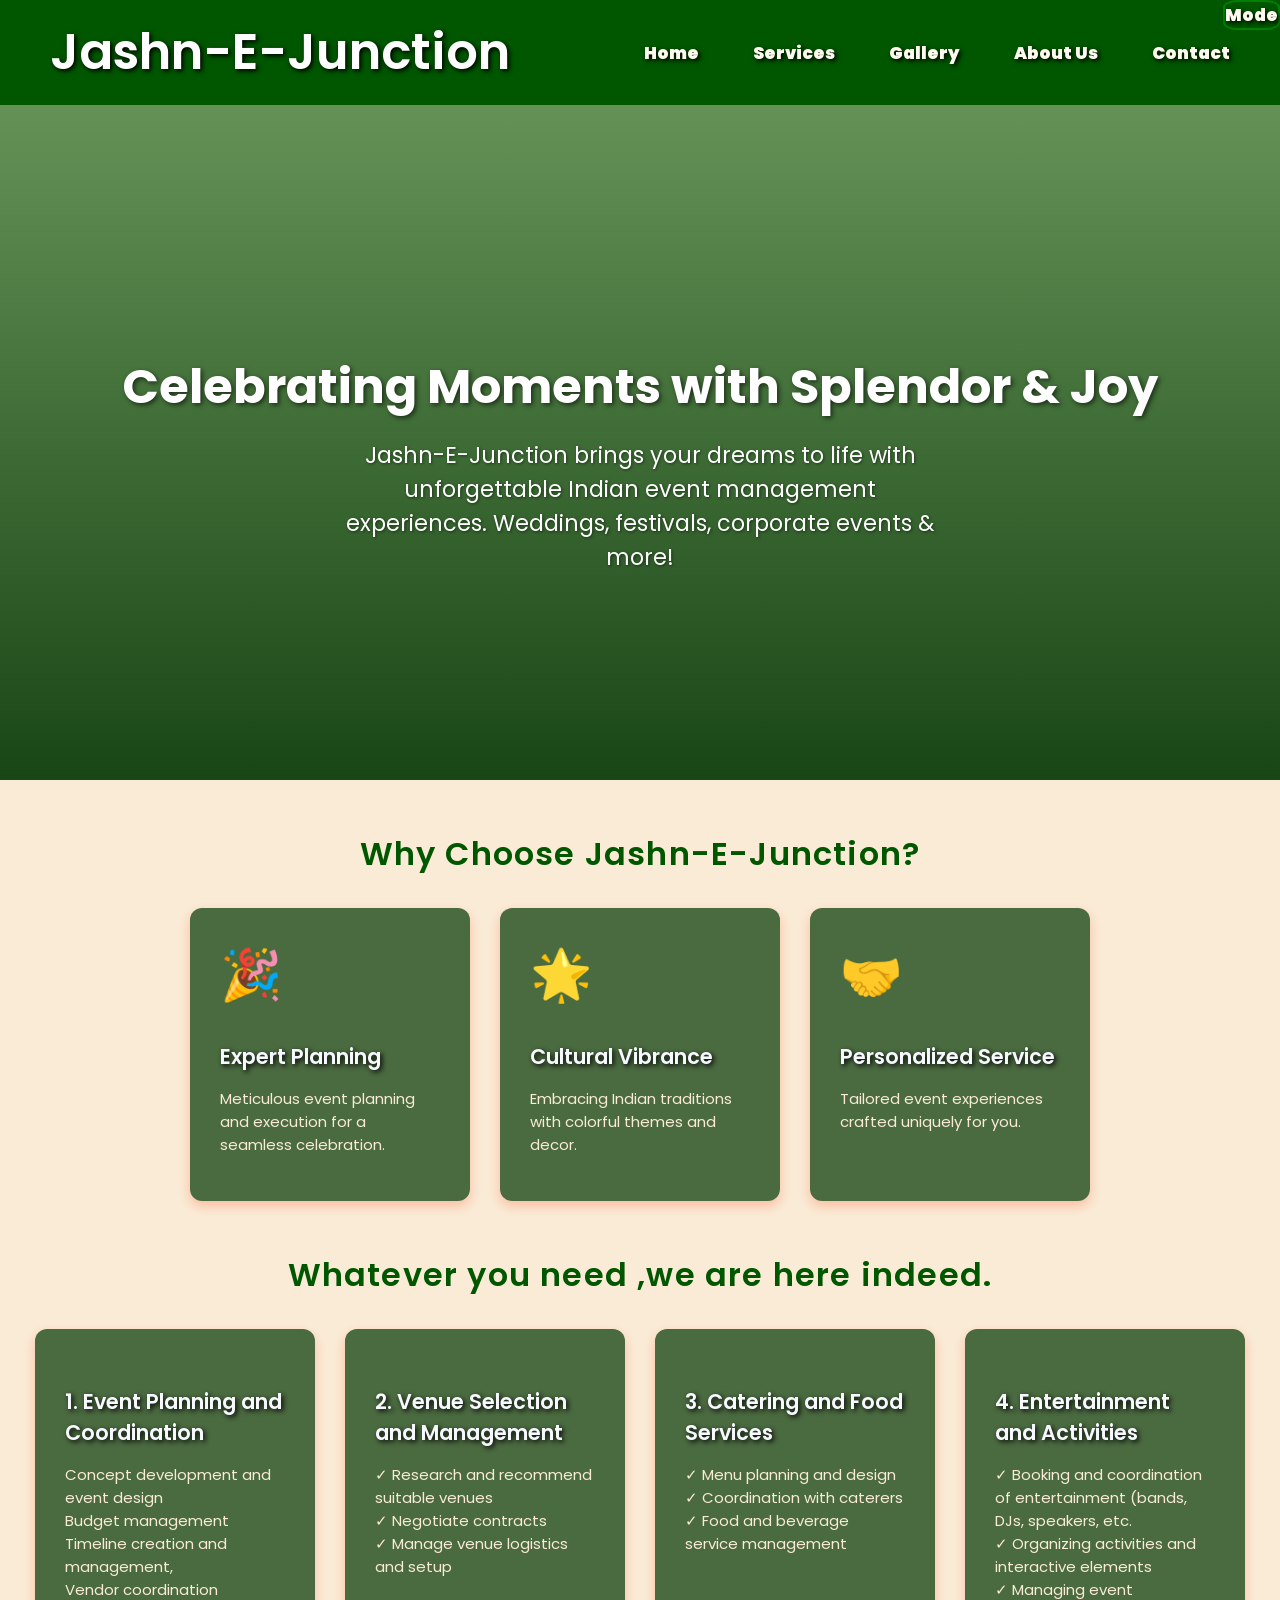
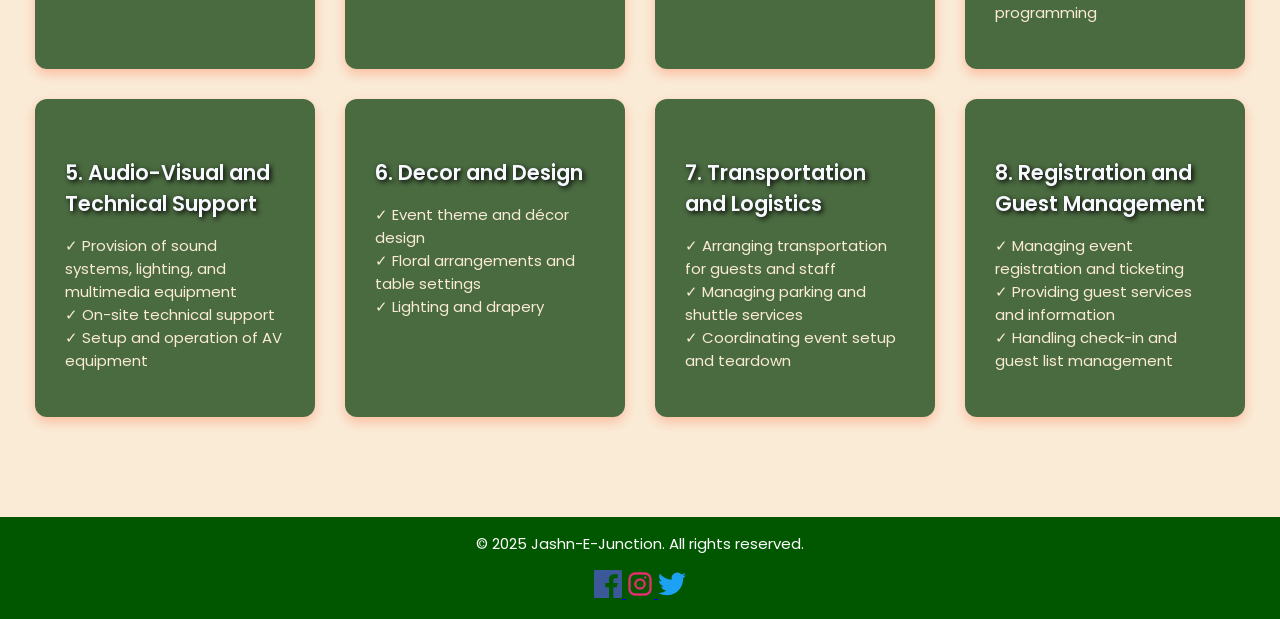
<file: index.html>
<!DOCTYPE html>
<html lang="en">
<head>
<meta charset="UTF-8" />
<meta name="viewport" content="width=device-width, initial-scale=1" />
<title>Jashn-E-Junction | Indian Event Management</title>
<link rel="stylesheet" href="home_style.css" id="styl">
</head>
<body>
<header>
  <h1>Jashn-E-Junction</h1>
  <nav>
    <a href="home.html">Home</a>
    <a href="services.html">Services</a>
    <a href="gallery.html">Gallery</a>
    <a href="about.html">About Us</a>
    <a href="contact.html">Contact</a>
    <a class="sb" onclick="ChangeMode()">Mode</a>
  </nav>
</header>

<section class="hero" role="banner" aria-label="Welcome to Jahsn-e-Junction">
  <div>
    <h2>Celebrating Moments with Splendor & Joy</h2>
    <p>Jashn-E-Junction brings your dreams to life with unforgettable Indian event management experiences. Weddings, festivals, corporate events & more!</p>
  </div>
</section>

<section class="content-section" aria-label="Why Choose Jahsn-e-Junction">
  <h3>Why Choose Jashn-E-Junction?</h3>
  <div class="features" role="list">
    <article class="feature-card" role="listitem" tabindex="0">
      <div class="feature-icon" aria-hidden="true">🎉</div>
      <h4 class="feature-title">Expert Planning</h4>
      <p class="feature-desc">Meticulous event planning and execution for a seamless celebration.</p>
    </article>
    <article class="feature-card" role="listitem" tabindex="0">
      <div class="feature-icon" aria-hidden="true">🌟</div>
      <h4 class="feature-title">Cultural Vibrance</h4>
      <p class="feature-desc">Embracing Indian traditions with colorful themes and decor.</p>
    </article>
    <article class="feature-card" role="listitem" tabindex="0">
      <div class="feature-icon" aria-hidden="true">🤝</div>
      <h4 class="feature-title">Personalized Service</h4>
      <p class="feature-desc">Tailored event experiences crafted uniquely for you.</p>
    </article>
  </div>
</section>
<h3>Whatever you need ,we are here indeed.</h3>
  
  <div class="features" role="list">
    
    <article class="feature-card" role="listitem" tabindex="0" >
      
      <h4 class="feature-title">1. Event Planning and Coordination</h4>
      <p class="feature-desc"> Concept development and event design<br>
Budget management<br>
 Timeline creation and management,<br>
 Vendor coordination</p>
    </article>
    
    <article class="feature-card" role="listitem" tabindex="0">
       <h4 class="feature-title">2. Venue Selection and Management</h4>
      <p class="feature-desc">✓ Research and recommend suitable venues<br>
✓ Negotiate contracts<br>
✓ Manage venue logistics and setup</p>
    </article>
    
    <article class="feature-card" role="listitem" tabindex="0">
       <h4 class="feature-title">3. Catering and Food Services</h4>
      <p class="feature-desc">✓ Menu planning and design<br>
✓ Coordination with caterers<br>
✓ Food and beverage service management</p>
       </article>
    
    <article class="feature-card" role="listitem" tabindex="0">
      <h4 class="feature-title">4. Entertainment and Activities</h4>
      <p class="feature-desc">✓ Booking and coordination of entertainment (bands, DJs, speakers, etc.<br>
✓ Organizing activities and interactive elements<br>
✓ Managing event programming</p>
    </article>
    
    <article class="feature-card" role="listitem" tabindex="0">
      <h4 class="feature-title">5. Audio-Visual and Technical Support</h4>
      <p class="feature-desc">✓ Provision of sound systems, lighting, and multimedia equipment<br>
✓ On-site technical support<br>
✓ Setup and operation of AV equipment</p>
    </article>
    
    <article class="feature-card" role="listitem" tabindex="0">
      <h4 class="feature-title">6. Decor and Design</h4>
      <p class="feature-desc">✓ Event theme and décor design<br>
✓ Floral arrangements and table settings<br>
✓ Lighting and drapery</p>
    </article>
   
    <article class="feature-card" role="listitem" tabindex="0"> 
      <h4 class="feature-title">7. Transportation and Logistics</h4>
      <p class="feature-desc">✓ Arranging transportation for guests and staff<br>
✓ Managing parking and shuttle services<br>
✓ Coordinating event setup and teardown</p>
    </article>
    
    <article class="feature-card" role="listitem" tabindex="0">
     <h4 class="feature-title">8. Registration and Guest Management</h4>
      <p class="feature-desc">✓ Managing event registration and ticketing<br>
✓ Providing guest services and information<br>
✓ Handling check-in and guest list management
</p>
    </article>
  </div>
</section>

<footer>
 <div>&copy; 2025 Jashn-E-Junction. All rights reserved.</div><p></p>
  <div class="socials">
    <a href="#" aria-label="Facebook" title="Facebook">
      <svg width="28" height="28" viewBox="0 0 24 24" fill="#3b5998" xmlns="http://www.w3.org/2000/svg">
        <path d="M22.675 0h-21.35C.597 0 0 .597 0 1.333v21.334C0 23.403.597 24 1.325 24H12.82v-9.294H9.692v-3.622h3.128V8.413c0-3.1 1.894-4.788 4.659-4.788 1.325 0 2.466.099 2.797.143v3.24l-1.918.001c-1.504 0-1.796.715-1.796 1.763v2.31h3.59l-.467 3.622h-3.123V24h6.116c.73 0 1.324-.597 1.324-1.333V1.333C24 .597 23.403 0 22.675 0z"/>
      </svg>
    </a>
    <a href="#" aria-label="Instagram" title="Instagram">
      <svg width="28" height="28" viewBox="0 0 24 24" fill="#E1306C" xmlns="http://www.w3.org/2000/svg">
        <path d="M7.75 2h8.5A5.75 5.75 0 0122 7.75v8.5A5.75 5.75 0 0116.25 22h-8.5A5.75 5.75 0 012 16.25v-8.5A5.75 5.75 0 017.75 2zm0 2A3.75 3.75 0 004 7.75v8.5A3.75 3.75 0 007.75 20h8.5a3.75 3.75 0 003.75-3.75v-8.5A3.75 3.75 0 0016.25 4h-8.5zm8.75 1.25a1 1 0 110 2 1 1 0 010-2zM12 7a5 5 0 110 10 5 5 0 010-10zm0 2a3 3 0 100 6 3 3 0 000-6z"/>
      </svg>
    </a>
    <a href="#" aria-label="Twitter" title="Twitter">
      <svg width="28" height="28" viewBox="0 0 24 24" fill="#1DA1F2" xmlns="http://www.w3.org/2000/svg">
        <path d="M23.954 4.569a10 10 0 01-2.825.775 4.932 4.932 0 002.163-2.724 9.86 9.86 0 01-3.127 1.196 4.916 4.916 0 00-8.373 4.482A13.94 13.94 0 011.671 3.149a4.916 4.916 0 001.523 6.573 4.9 4.9 0 01-2.228-.616c-.054 2.28 1.581 4.415 3.949 4.89a4.935 4.935 0 01-2.224.084 4.918 4.918 0 004.588 3.417A9.867 9.867 0 010 19.54a13.94 13.94 0 007.548 2.209c9.056 0 14.009-7.496 14.009-13.986 0-.21-.005-.423-.015-.633A9.936 9.936 0 0024 4.59z"/>
      </svg>
    </a>
  </div>
</footer>
 <script>
    var m=1;
    function ChangeMode()
    {
      if(m==1)
        {
          document.getElementById('styl').href="home_style.css";
          m=0;
        }
        else
        {
          document.getElementById('styl').href="home_1_style.css";
          m=1; 
        }
    }
  </script>  
</body>
</html>
</file>
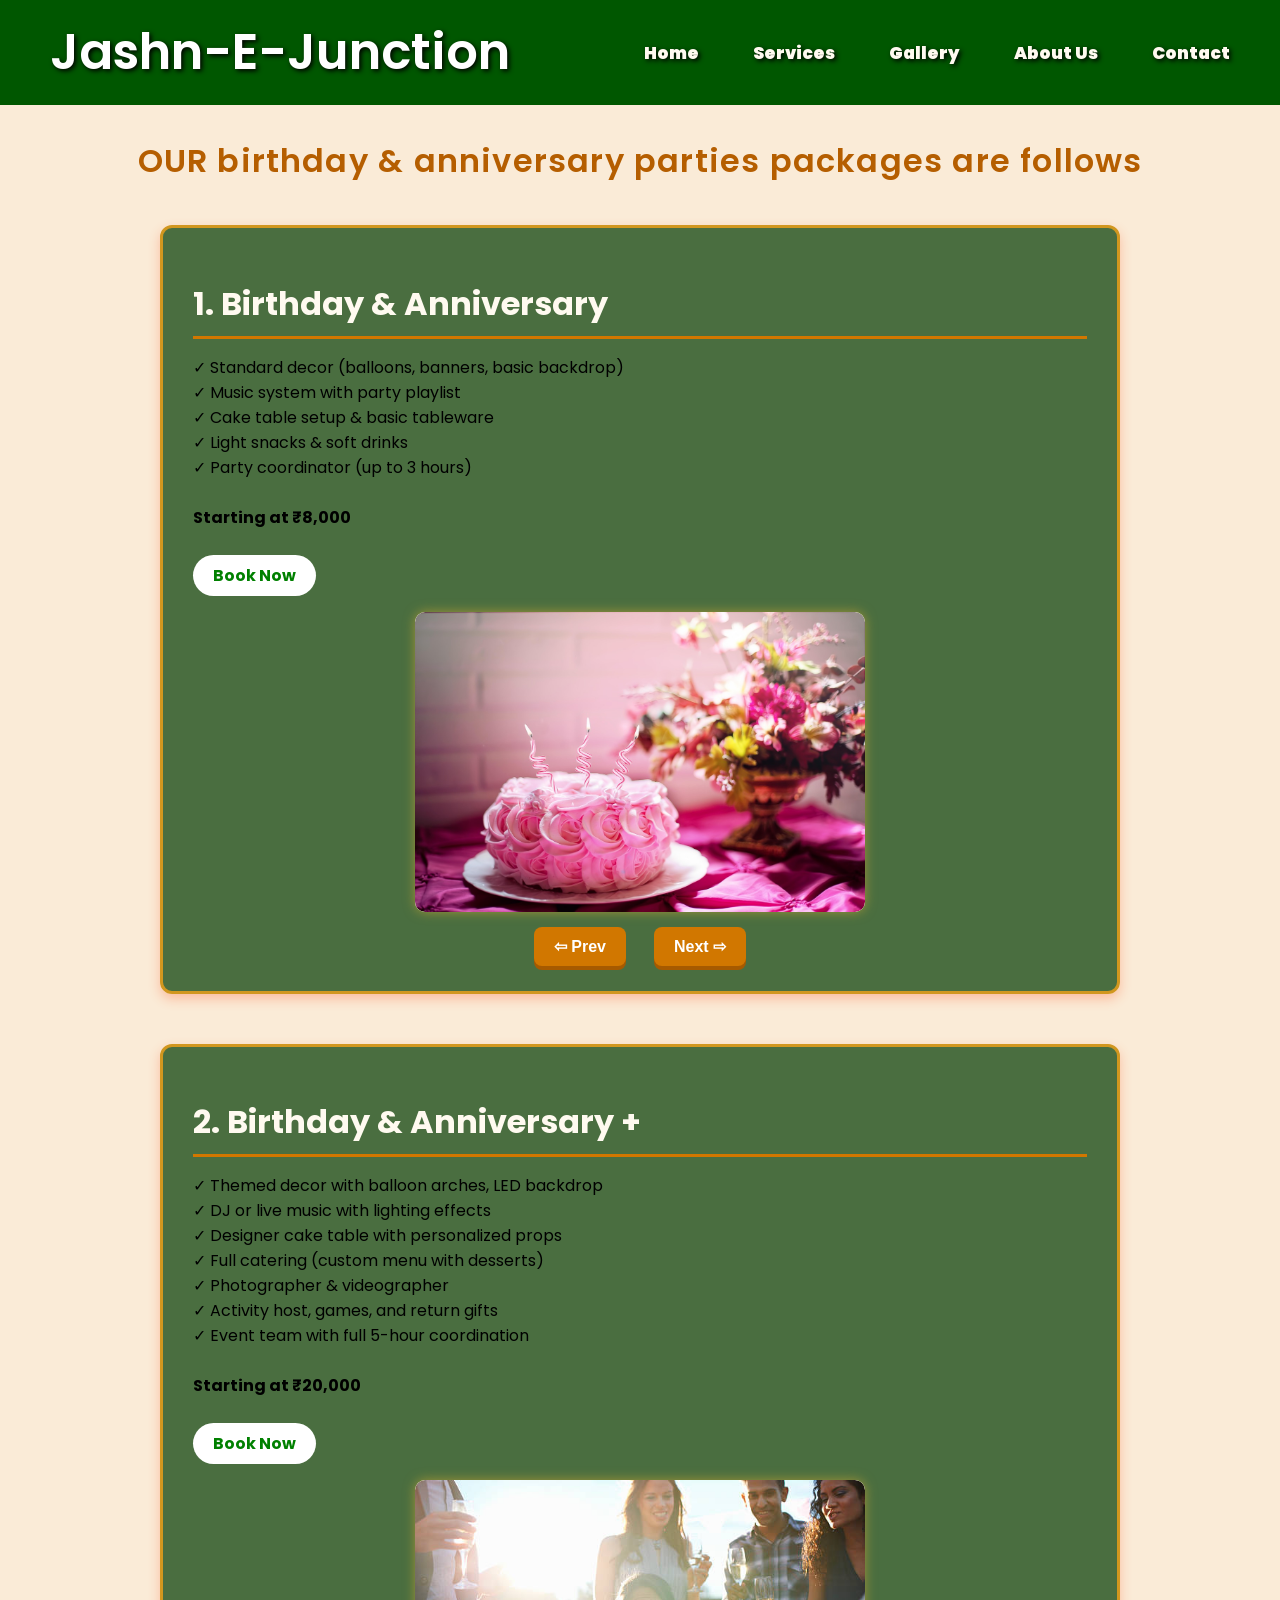
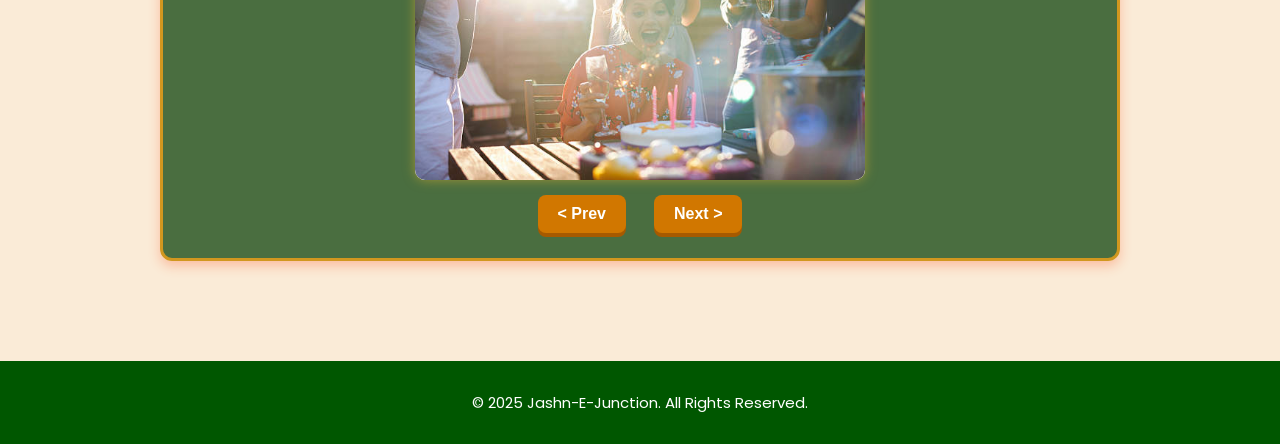
<file: birthday.html>
<!DOCTYPE html>
<html lang="en">
<head>
  <meta charset="UTF-8" />
  <meta name="viewport" content="width=device-width, initial-scale=1" />
  <title>Jashn-E-Junction | Indian Event Management</title>
  <script src="myjs.js"></script>
  <link rel="stylesheet" type="text/css" href="pakages.css">
</head>
<body>
<header>
  <h1>Jashn-E-Junction</h1>
  <nav>
    <a href="index.html">Home</a>
    <a href="services.html">Services</a>
    <a href="gallery.html">Gallery</a>
    <a href="about.html">About Us</a>
    <a href="contact.html">Contact</a>
  </nav>
</header>


<section id="detail">
  <h3 style="text-align:center; font-size: 2rem; color: #b55e00;">OUR birthday & anniversary parties packages are follows</h3>
  <div class="carousel-section">
    <div class="package">
      <h2>1. Birthday & Anniversary</h2>
      <p class="feature-desc">
      ✓ Standard decor (balloons, banners, basic backdrop)<br>
      ✓ Music system with party playlist<br>
      ✓ Cake table setup & basic tableware<br>
      ✓ Light snacks & soft drinks<br>
      ✓ Party coordinator (up to 3 hours)<br><br>
      <b>Starting at ₹8,000</b><br><br>
      <a onclick="javascript:pay(8000)">Book Now</a>    
    </p>
      <div class="carousel" id="carousel-haldi">
        <img src="Birthday\img (1).jpg"class="active" />
         <img src="Birthday\img (2).jpg"/>
         <img src="Birthday\img (3).jpg"/>
         <img src="Birthday\img (4).jpg"/>
         <img src="Birthday\img (5).jpg"/>
         <img src="Birthday\img (6).jpg"/>
         <img src="Birthday\img (7).jpg"/>
         <img src="Birthday\img (8).jpg"/>
         <img src="Birthday\img (9).jpg"/>
         <img src="Birthday\img (10).jpg"/>        
      </div>
      <div class="btn-group">                                 
        <button onclick="changeImage('haldi', -1)">&#8678; Prev</button>
        <button onclick="changeImage('haldi', 1)">Next &#8680;</button>  
      </div>
    </div>
    <div class="package">
      <h2>2. Birthday & Anniversary +</h2>
      <p class="feature-desc">
      ✓ Themed decor with balloon arches, LED backdrop<br>
      ✓ DJ or live music with lighting effects<br>
      ✓ Designer cake table with personalized props<br>
      ✓ Full catering (custom menu with desserts)<br>
      ✓ Photographer & videographer<br>
      ✓ Activity host, games, and return gifts<br>
      ✓ Event team with full 5-hour coordination<br><br>
      <b>Starting at ₹20,000</b><br><br>
      <a onclick="javascript:pay(20000)">Book Now</a>
    </p>
      <div class="carousel" id="carousel-haldi-plus">
        <img src="Birthday\img (11).jpg"class="active" />
         <img src="Birthday\img (12).jpg"/>
         <img src="Birthday\img (13).jpg"/>
         <img src="Birthday\img (14).jpg"/>
         <img src="Birthday\img (15).jpg"/>
         <img src="Birthday\img (16).jpg"/>
         <img src="Birthday\img (17).jpg"/>
         <img src="Birthday\img (18).jpg"/>
         <img src="Birthday\img (19).jpg"/>
         <img src="Birthday\img (20).jpg"/>
      </div>
      <div class="btn-group">
        <button onclick="changeImage('haldi-plus', -1)">< Prev</button>
        <button onclick="changeImage('haldi-plus', 1)">Next ></button>
      </div>
    </div>
  </div>
</section>
<footer>
  <p>&copy; 2025 Jashn-E-Junction. All Rights Reserved.</p>
</footer>
</body>
</html>
</file>
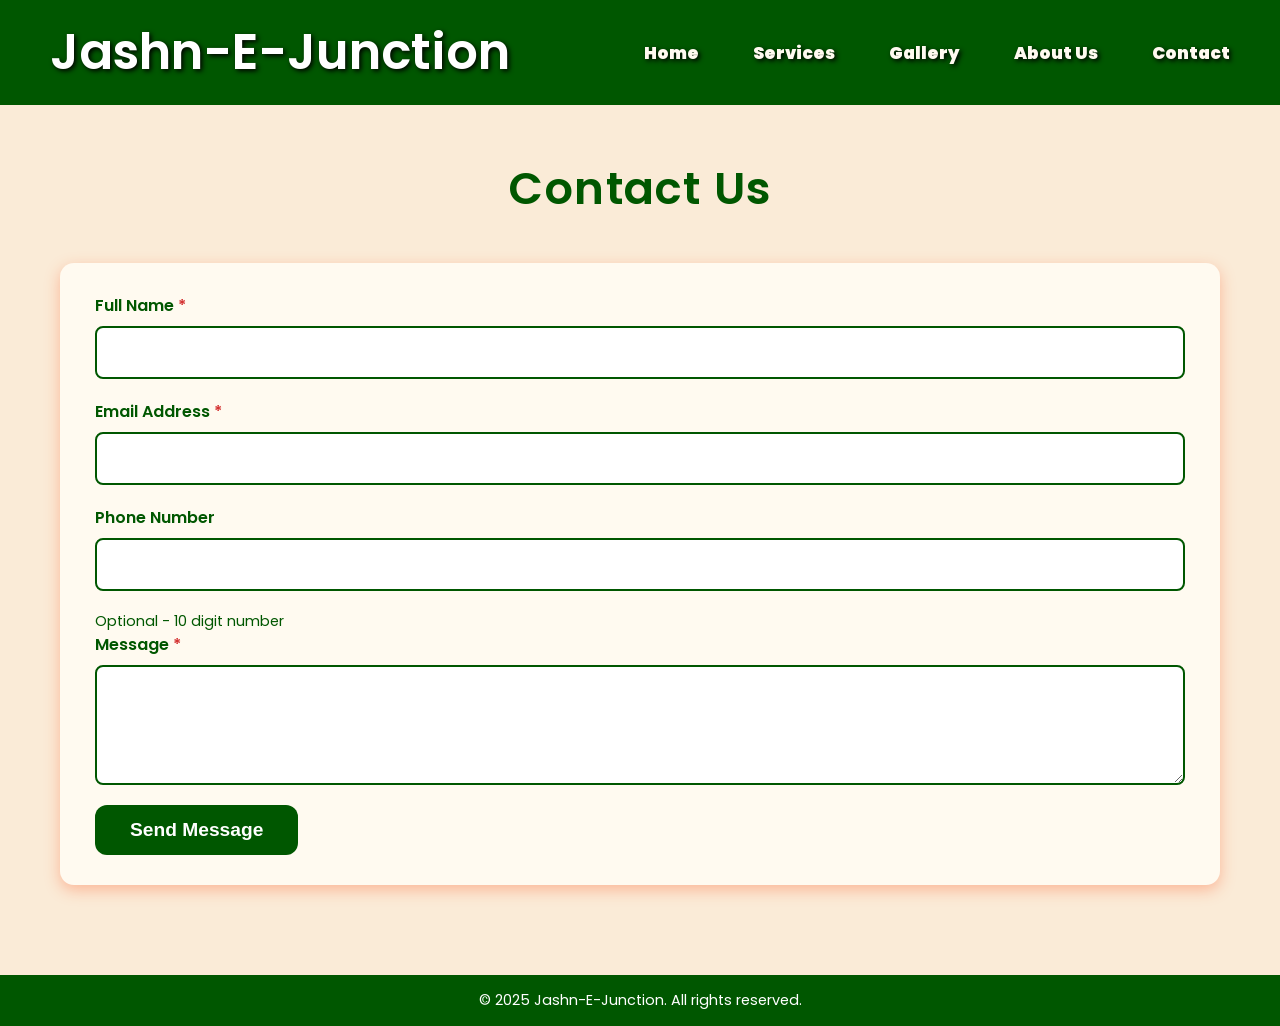
<file: contact.html>
<create_file>
<content>
<!DOCTYPE html>
<html lang="en">
<head>
<meta charset="UTF-8" />
<meta name="viewport" content="width=device-width, initial-scale=1" />
<title>Contact | Jahsn-e-Junction</title>

  <link rel="stylesheet" type="text/css" href="main.css">

</head>
<body>
<header>
  <h1>Jashn-E-Junction</h1>
  <nav aria-label="Primary navigation">
    <a href="index.html">Home</a>
    <a href="services.html">Services</a>
    <a href="gallery.html">Gallery</a>
    <a href="about.html">About Us</a>
    <a href="contact.html" class="active">Contact</a>
  </nav>
</header>
<main>
  <h2>Contact Us</h2>
  <form id="contactForm" novalidate aria-label="Contact form for Jashn-E-Junction">
    <label for="name">Full Name <span aria-hidden="true" style="color:#d32f2f;">*</span></label>
    <input type="text" id="name" name="name" required aria-required="true" aria-describedby="nameError" />
    <div class="error-message" id="nameError">Please enter your name.</div>

    <label for="email">Email Address <span aria-hidden="true" style="color:#d32f2f;">*</span></label>
    <input type="email" id="email" name="email" required aria-required="true" aria-describedby="emailError" />
    <div class="error-message" id="emailError">Please enter a valid email address.</div>

    <label for="phone">Phone Number</label>
    <input type="text" id="phone" name="phone" pattern="\\d{10}" aria-describedby="phoneHelp" />
    <small id="phoneHelp" style="color:rgba(0,87,0,4); font-size:0.9rem;">Optional - 10 digit number</small>

    <label for="message">Message <span aria-hidden="true" style="color:#d32f2f;">*</span></label>
    <textarea id="message" name="message" required aria-required="true" aria-describedby="messageError"></textarea>
    <div class="error-message" id="messageError">Please enter your message.</div>

    <button type="submit" aria-label="Submit contact form">Send Message</button>
  </form>
</main>
<footer>
  &copy; 2025 Jashn-E-Junction. All rights reserved.
</footer>
<script>
  document.getElementById('contactForm').addEventListener('submit', function(event) {
    event.preventDefault();

    let formValid = true;

    // Name validation
    const nameInput = this.name;
    const nameError = document.getElementById('nameError');
    if (!nameInput.value.trim()) {
      nameError.style.display = 'block';
      formValid = false;
    } else {
      nameError.style.display = 'none';
    }

    // Email validation
    const emailInput = this.email;
    const emailError = document.getElementById('emailError');
    const emailPattern = /^[a-zA-Z0-9._%+-]+@[a-z0-9.-]+\.[a-z]{2,}$/i;
    if (!emailInput.value.trim() || !emailPattern.test(emailInput.value.trim())) {
      emailError.style.display = 'block';
      formValid = false;
    } else {
      emailError.style.display = 'none';
    }

    // Phone validation (optional)
    const phoneInput = this.phone;
    if (phoneInput.value.trim() && !/^\d{10}$/.test(phoneInput.value.trim())) {
      alert("Please enter a valid 10-digit phone number or leave it blank.");
      formValid = false;
    }

    // Message validation
    const messageInput = this.message;
    const messageError = document.getElementById('messageError');
    if (!messageInput.value.trim()) {
      messageError.style.display = 'block';
      formValid = false;
    } else {
      messageError.style.display = 'none';
    }

    if (formValid) {
      // Here normally you would submit form data to a server or API
      alert('Thank you for contacting Jahsn-e-Junction. We will get back to you soon.');
      this.reset();
    }
  });
</script>
</body>
</html>
</file>
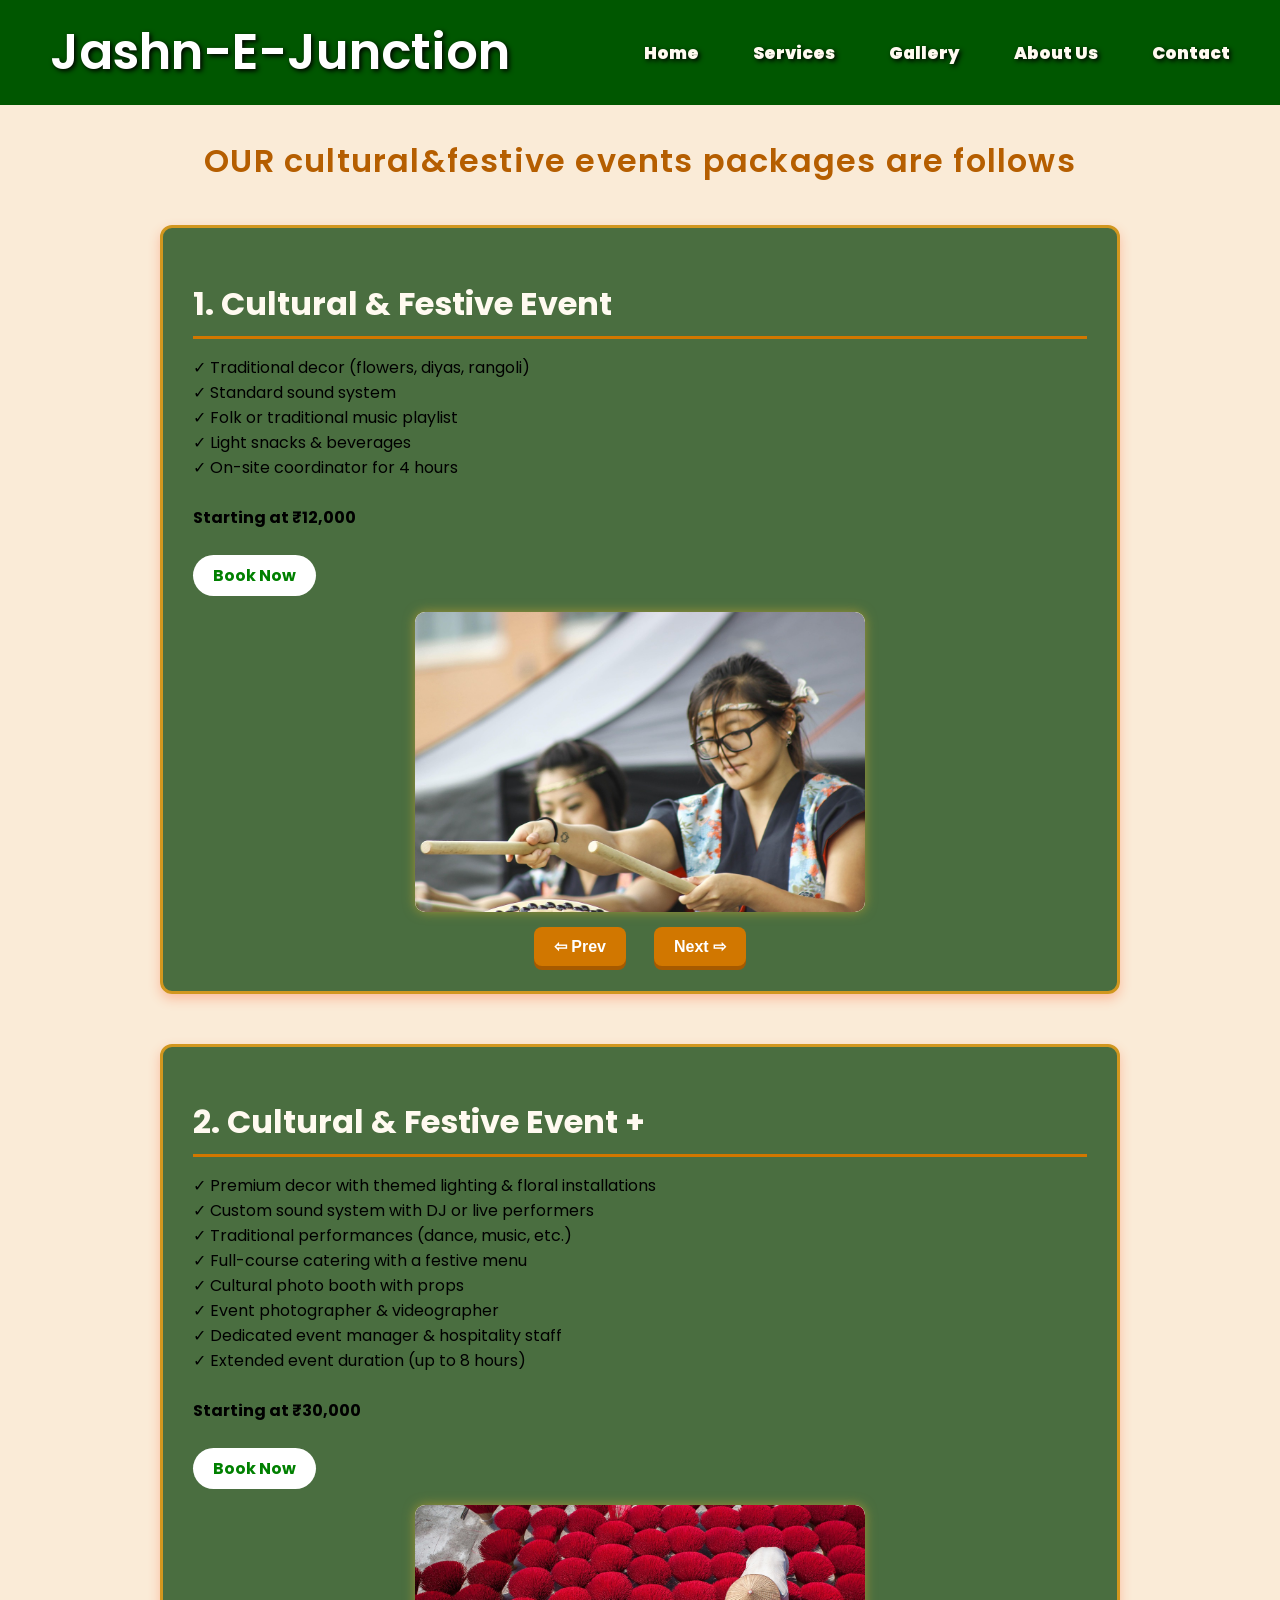
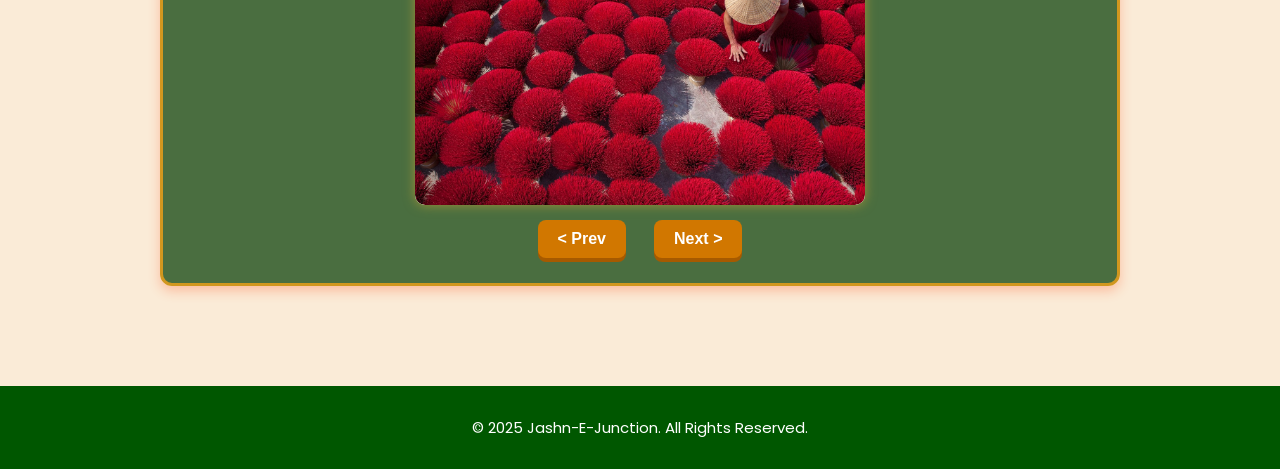
<file: cultural.html>
<!DOCTYPE html>
<html lang="en">
<head>
  <meta charset="UTF-8" />
  <meta name="viewport" content="width=device-width, initial-scale=1" />
  <title>Jashn-E-Junction | Indian Event Management</title>
  <script src="myjs.js"></script>
  <link rel="stylesheet" type="text/css" href="pakages.css">
</head>
<body>

<header>
  <h1>Jashn-E-Junction</h1>
  <nav>
    <a href="index.html">Home</a>
    <a href="services.html">Services</a>
    <a href="gallery.html">Gallery</a>
    <a href="about.html">About Us</a>
    <a href="contact.html">Contact</a>
  </nav>
</header>
<section id="detail">
  <h3 style="text-align:center; font-size: 2rem; color: #b55e00;">OUR cultural&festive events packages are follows</h3>

  <div class="carousel-section">

    <div class="package">
      <h2>1. Cultural & Festive Event</h2>
      <p class="feature-desc">
      ✓ Traditional decor (flowers, diyas, rangoli)<br>
      ✓ Standard sound system<br>
      ✓ Folk or traditional music playlist<br>
      ✓ Light snacks & beverages<br>
      ✓ On-site coordinator for 4 hours<br><br>
      <b>Starting at ₹12,000</b><br><br>
      <a onclick="javascript:pay(12000)">Book Now</a>
      
    </p>
      <div class="carousel" id="carousel-haldi">
        <img src="Cultural\img (1).jpg" class="active" />
        <img src="Cultural\img (2).jpg" />
        <img src="Cultural\img (3).jpg" />
        <img src="Cultural\img (4).jpg" />
        <img src="Cultural\img (5).jpg" />
        <img src="Cultural\img (6).jpg" />
        <img src="Cultural\img (7).jpg" />
        <img src="Cultural\img (8).jpg" />
        <img src="Cultural\img (9).jpg" />
        <img src="Cultural\img (10).jpg" />
         
      </div>
      <div class="btn-group">                                 
        <button onclick="changeImage('haldi', -1)">&#8678; Prev</button>
        <button onclick="changeImage('haldi', 1)">Next &#8680;</button>
        
      </div>
    </div>

    <div class="package">
      <h2>2. Cultural & Festive Event +</h2>
      <p class="feature-desc">
     ✓ Premium decor with themed lighting & floral installations<br>
      ✓ Custom sound system with DJ or live performers<br>
      ✓ Traditional performances (dance, music, etc.)<br>
      ✓ Full-course catering with a festive menu<br>
      ✓ Cultural photo booth with props<br>
      ✓ Event photographer & videographer<br>
      ✓ Dedicated event manager & hospitality staff<br>
      ✓ Extended event duration (up to 8 hours)<br><br>
      <b>Starting at ₹30,000</b><br><br>
      <a onclick="javascript:pay(40000)">Book Now</a>
    </p>
      <div class="carousel" id="carousel-haldi-plus">
        <img src="Cultural\img (11).jpg" class="active" />
        <img src="Cultural\img (12).jpg" />
        <img src="Cultural\img (13).jpg" />
        <img src="Cultural\img (14).jpg" />
        <img src="Cultural\img (15).jpg" />
        <img src="Cultural\img (16).jpg" />
        <img src="Cultural\img (17).jpg" />
        <img src="Cultural\img (18).jpg" />
        <img src="Cultural\img (19).jpg" />
        <img src="Cultural\img (20).jpg" />
        
      </div>
      <div class="btn-group">
        <button onclick="changeImage('haldi-plus', -1)">< Prev</button>
        <button onclick="changeImage('haldi-plus', 1)">Next ></button>
      </div>
    </div>

  </div>
</section>


<footer>
  <p>&copy; 2025 Jashn-E-Junction. All Rights Reserved.</p>
</footer>


</body>
</html>
</file>
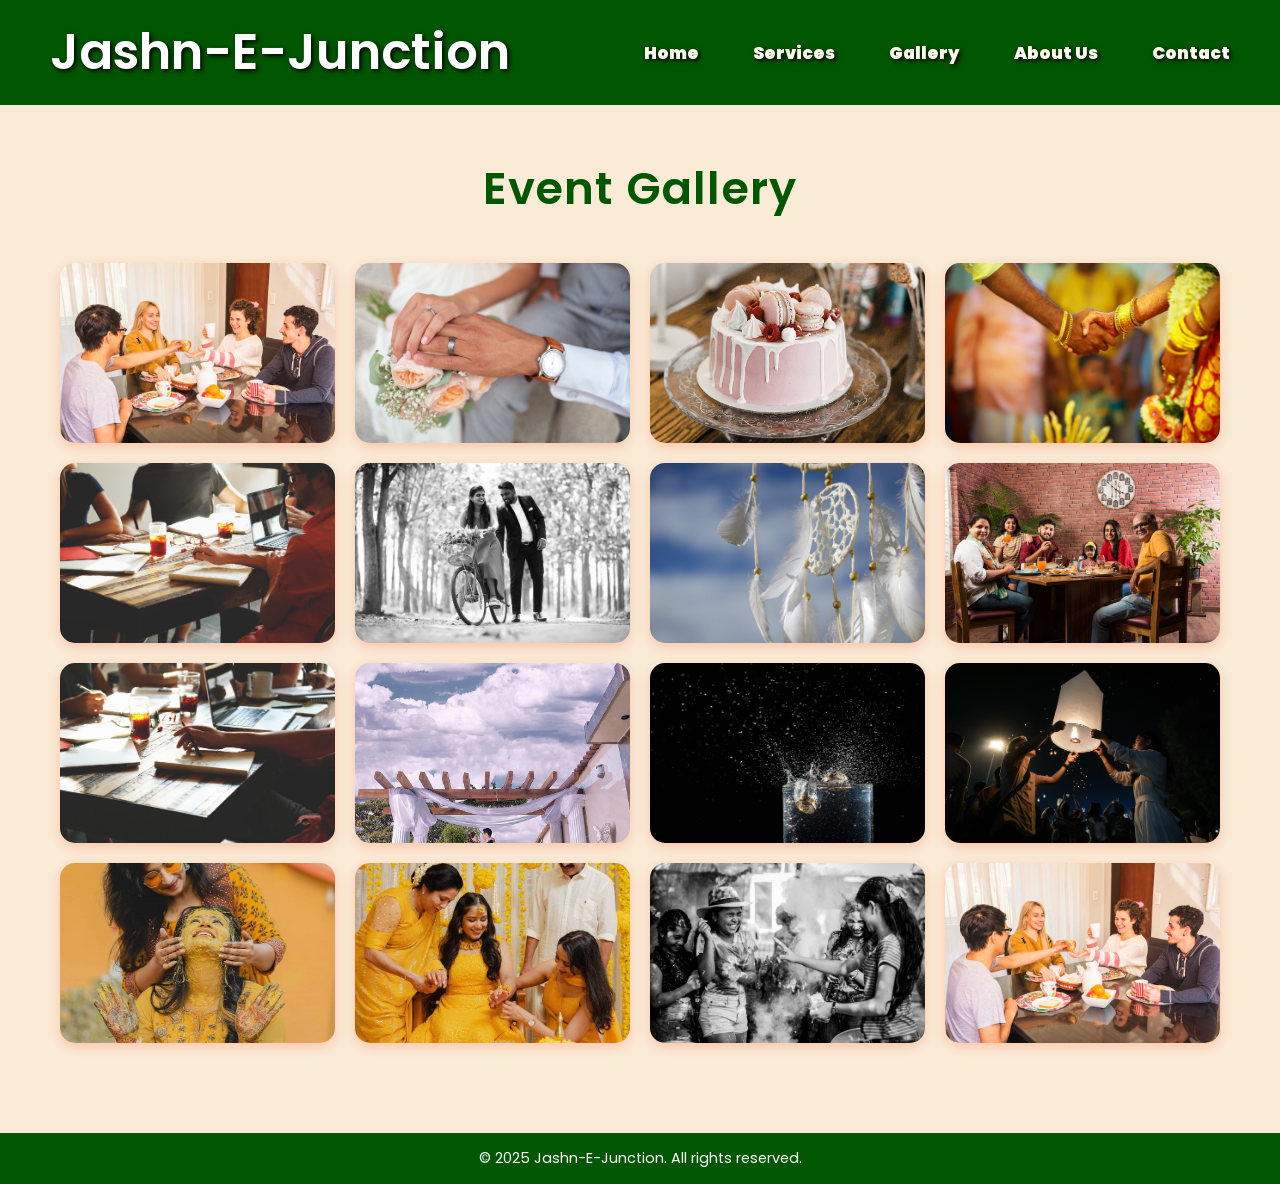
<file: gallery.html>
<!DOCTYPE html>
<html lang="en">
<head>
<meta charset="UTF-8" />
<meta name="viewport" content="width=device-width, initial-scale=1" />
<title>Gallery | Jashn-E-Junction</title>

<link rel="stylesheet" type="text/css" href="main.css">
 
</head>
<body>
<header>
  <h1>Jashn-E-Junction</h1>
  <nav aria-label="Primary navigation">
    <a href="index.html">Home</a>
    <a href="services.html">Services</a>
    <a href="gallery.html" class="active">Gallery</a>
    <a href="about.html">About Us</a>
    <a href="contact.html">Contact</a>
  </nav>
</header>
<main>
  <h2>Event Gallery</h2>
  <section class="gallery-grid" aria-label="Gallery of event photos">
    <div class="gallery-item" tabindex="0"><img src="Gallery\img (1).jpg" alt="Firework" /></div>
     <div class="gallery-item" tabindex="0"><img src="Gallery\img (2).jpg" alt="Firework" /></div>
      <div class="gallery-item" tabindex="0"><img src="Gallery\img (3).jpg" alt="Firework" /></div>
       <div class="gallery-item" tabindex="0"><img src="Gallery\img (4).jpg" alt="Firework" /></div>
        <div class="gallery-item" tabindex="0"><img src="Gallery\img (5).jpg" alt="Firework" /></div>
         <div class="gallery-item" tabindex="0"><img src="Gallery\img (6).jpg" alt="Firework" /></div>
          <div class="gallery-item" tabindex="0"><img src="Gallery\img (7).jpg" alt="Firework" /></div>
           <div class="gallery-item" tabindex="0"><img src="Gallery\img (8).jpg" alt="Firework" /></div>
            <div class="gallery-item" tabindex="0"><img src="Gallery\img (9).jpg" alt="Firework" /></div>
             <div class="gallery-item" tabindex="0"><img src="Gallery\img (10).jpg" alt="Firework" /></div>
              <div class="gallery-item" tabindex="0"><img src="Gallery\img (11).jpg" alt="Firework" /></div>
               <div class="gallery-item" tabindex="0"><img src="Gallery\img (12).jpg" alt="Firework" /></div>
                <div class="gallery-item" tabindex="0"><img src="Gallery\img (13).jpg" alt="Firework" /></div>
                 <div class="gallery-item" tabindex="0"><img src="Gallery\img (14).jpg" alt="Firework" /></div>
                  <div class="gallery-item" tabindex="0"><img src="Gallery\img (15).jpg" alt="Firework" /></div>
                   <div class="gallery-item" tabindex="0"><img src="Gallery\img (1).jpg" alt="Firework" /></div>
  </section>
</main>
<footer>
  &copy; 2025 Jashn-E-Junction. All rights reserved.
</footer>
</body>
</html>
</file>
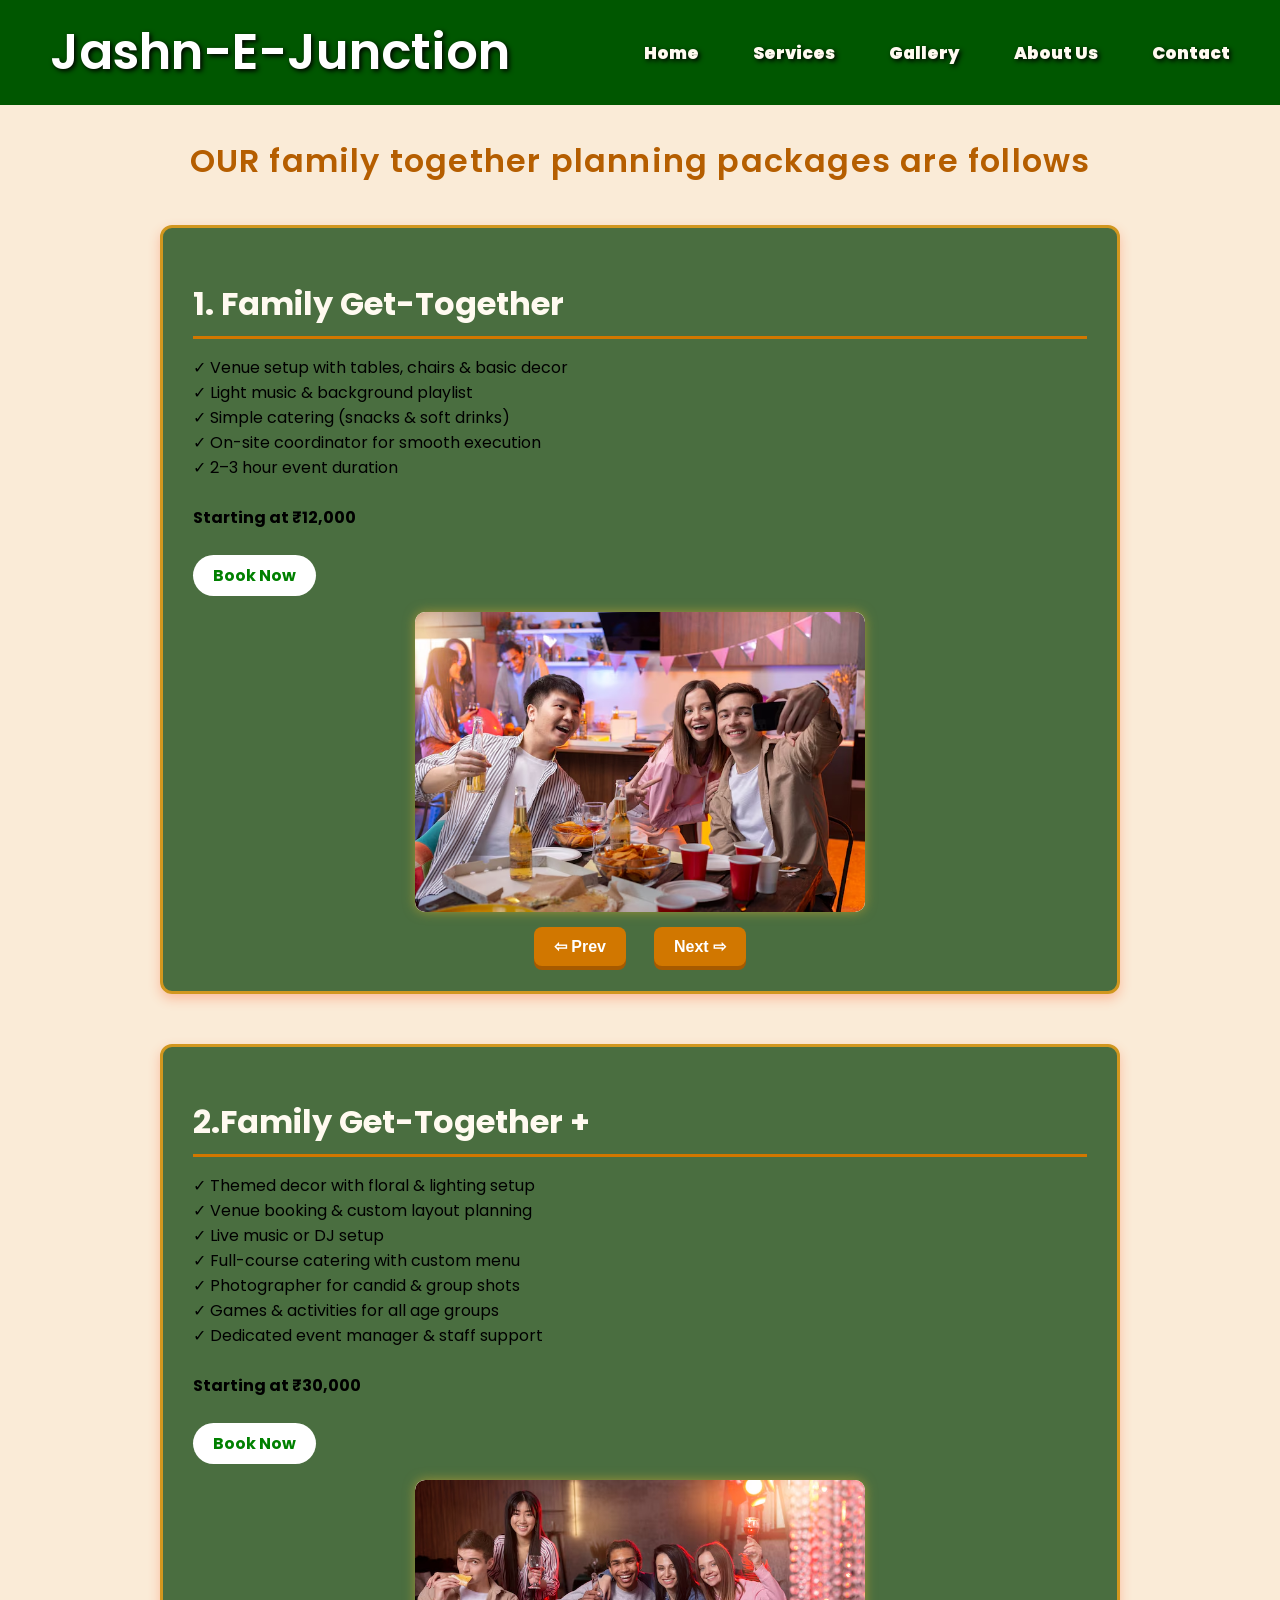
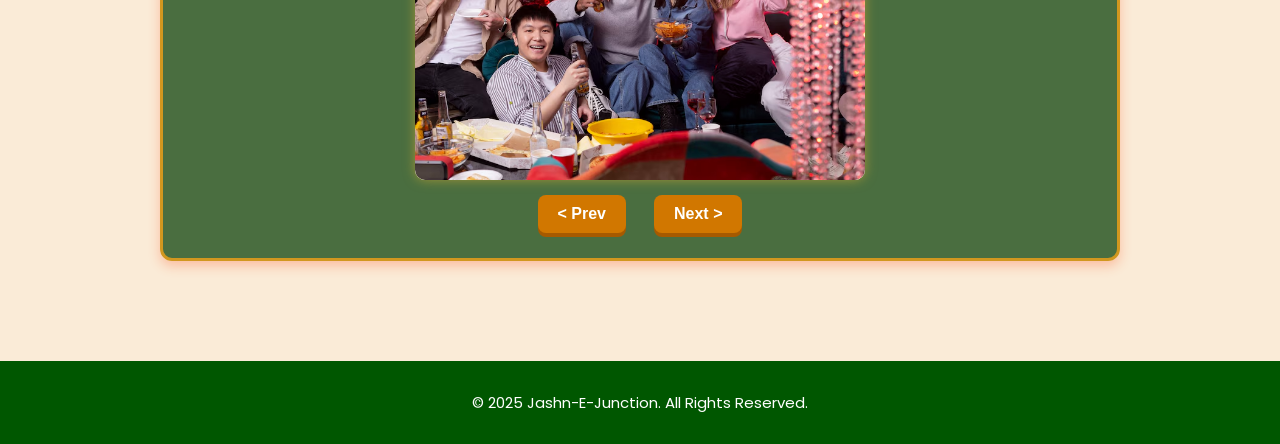
<file: gettogether.html>
<!DOCTYPE html>
<html lang="en">
<head>
  <meta charset="UTF-8" />
  <meta name="viewport" content="width=device-width, initial-scale=1" />
  <title>Jashn-E-Junction | Indian Event Management</title>
  <script src="myjs.js"></script>
 <link rel="stylesheet" type="text/css" href="pakages.css">
</head>
<body>

<header>
  <h1>Jashn-E-Junction</h1>
  <nav>
    <a href="index.html">Home</a>
    <a href="services.html">Services</a>
    <a href="gallery.html">Gallery</a>
    <a href="about.html">About Us</a>
    <a href="contact.html">Contact</a>
  </nav>
</header>

<section id="detail">
  <h3 style="text-align:center; font-size: 2rem; color: #b55e00;">OUR family together planning packages are follows</h3>

  <div class="carousel-section">

    <div class="package">
      <h2>1. Family Get-Together</h2>
      <p class="feature-desc">
      ✓ Venue setup with tables, chairs & basic decor<br>
      ✓ Light music & background playlist<br>
      ✓ Simple catering (snacks & soft drinks)<br>
      ✓ On-site coordinator for smooth execution<br>
      ✓ 2–3 hour event duration<br><br>
      <b>Starting at ₹12,000</b><br><br>
      <a onclick="javascript:pay(12000)" class="feature-desc">Book Now</a>
      
    </p>
      <div class="carousel" id="carousel-haldi">
        <img src="Together\img (1).jpg" class="active" />
        <img src="Together\img (2).jpg" />
        <img src="Together\img (3).jpg" />
        <img src="Together\img (4).jpg" />
        <img src="Together\img (5).jpg" />
        <img src="Together\img (6).jpg" />
        <img src="Together\img (7).jpg" />
        <img src="Together\img (8).jpg" />
        <img src="Together\img (9).jpg" />
        
        
</div>
      <div class="btn-group">                                 
        <button onclick="changeImage('haldi', -1)">&#8678; Prev</button>
        <button onclick="changeImage('haldi', 1)">Next &#8680;</button>
        
      </div>
    </div>

    <div class="package">
      <h2>2.Family Get-Together +</h2>
      <p class="feature-desc">
      ✓ Themed decor with floral & lighting setup<br>
      ✓ Venue booking & custom layout planning<br>
      ✓ Live music or DJ setup<br>
      ✓ Full-course catering with custom menu<br>
      ✓ Photographer for candid & group shots<br>
      ✓ Games & activities for all age groups<br>
      ✓ Dedicated event manager & staff support<br><br>
      <b>Starting at ₹30,000</b><br><br>
      <a onclick="javascript:pay(25000)">Book Now</a>
    </p>
      <div class="carousel" id="carousel-haldi-plus">
       <img src="Together\img (11).jpg" class="active" />
        <img src="Together\img (12).jpg" />
        <img src="Together\img (13).jpg" />
        <img src="Together\img (14).jpg" />
        <img src="Together\img (15).jpg" />
        <img src="Together\img (16).jpg" />
        <img src="Together\img (17).jpg" />
        <img src="Together\img (18).jpg" />
        
       </div>
      <div class="btn-group">
        <button onclick="changeImage('haldi-plus', -1)">< Prev</button>
        <button onclick="changeImage('haldi-plus', 1)">Next ></button>
      </div>
    </div>

  </div>
</section>


<footer>
  <p>&copy; 2025 Jashn-E-Junction. All Rights Reserved.</p>
</footer>


</body>
</html>
</file>
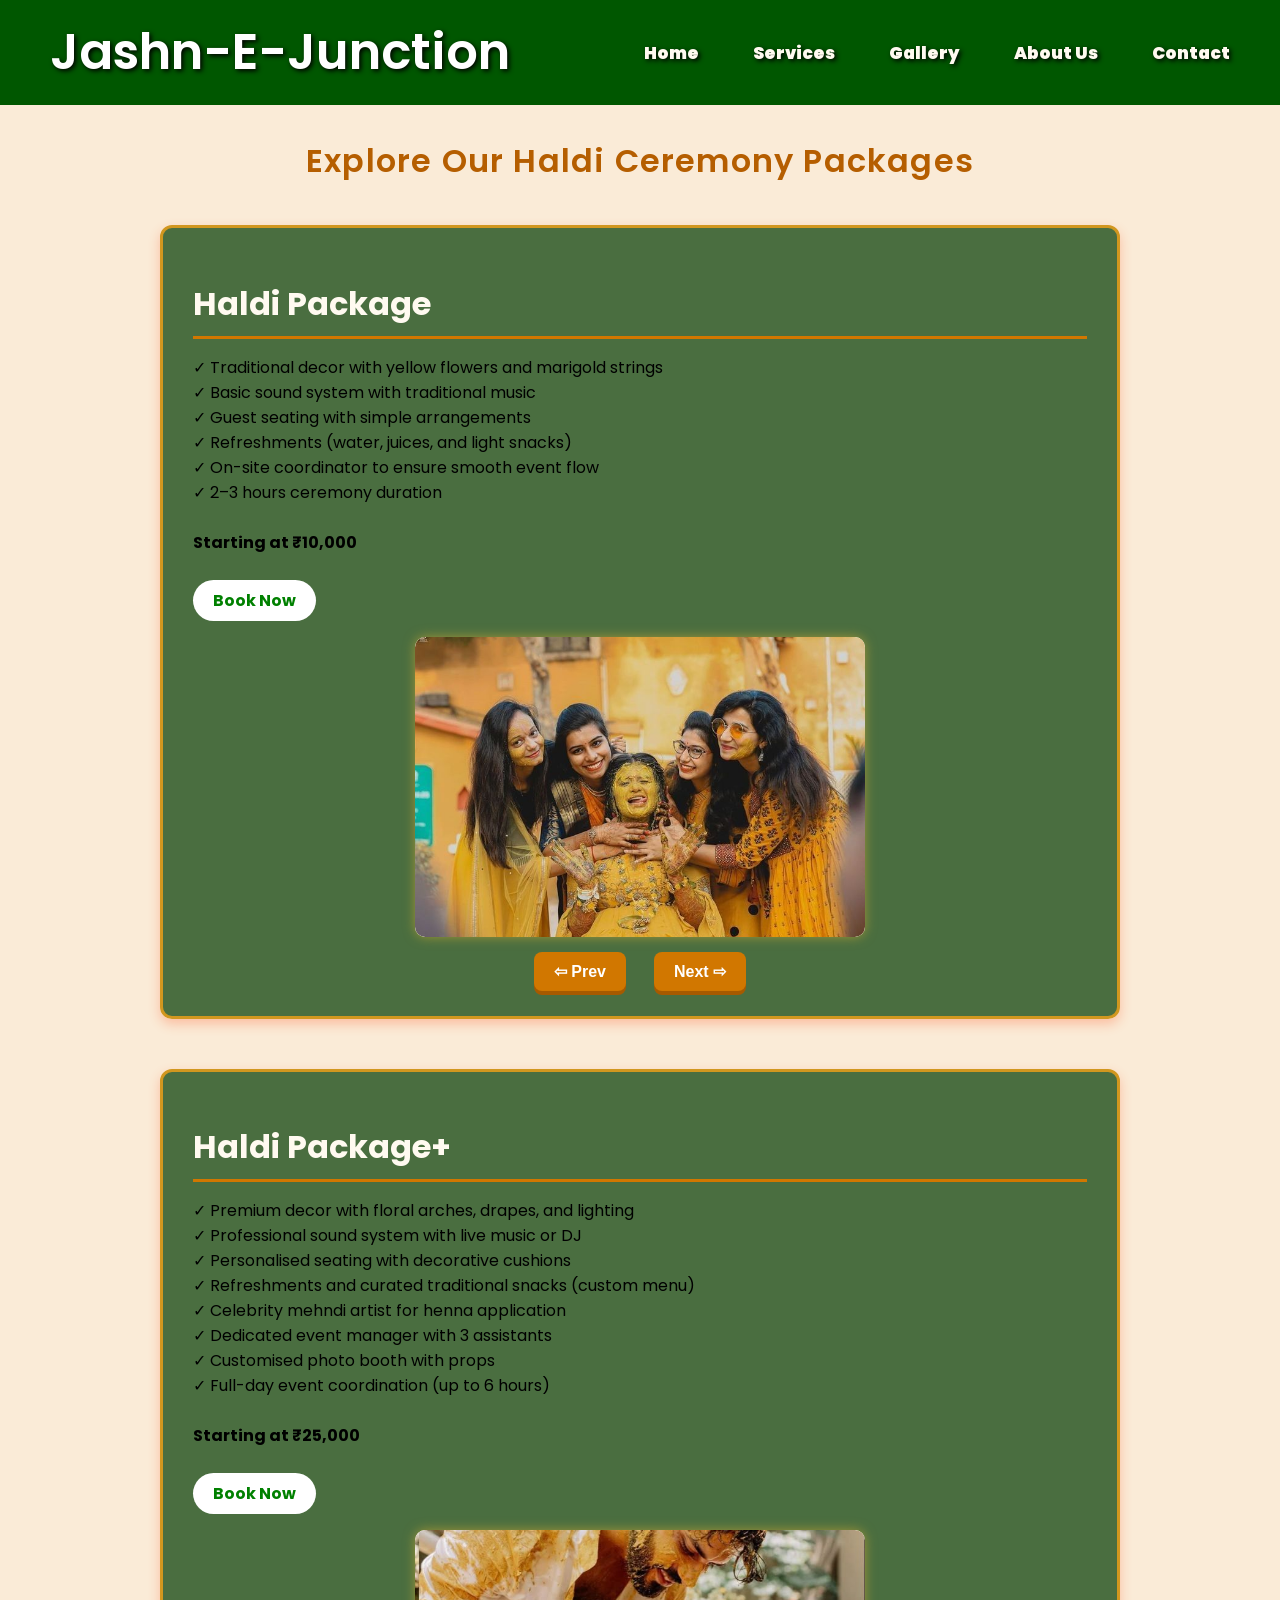
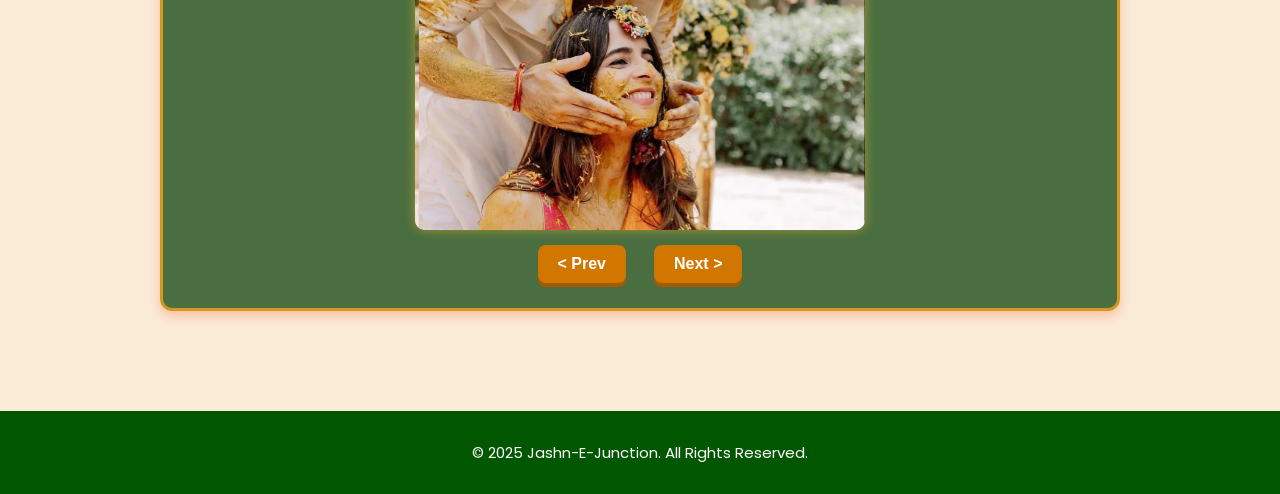
<file: haldi.html>
<!DOCTYPE html>
<html lang="en">
<head>
  <meta charset="UTF-8" />
  <meta name="viewport" content="width=device-width, initial-scale=1" />
  <title>Jashn-E-Junction | Indian Event Management</title>
  <script src="myjs.js"></script>
   <link rel="stylesheet" type="text/css" href="pakages.css">
</head>
<body>

<header>
  <h1>Jashn-E-Junction</h1>
  <nav>
    <a href="index.html">Home</a>
    <a href="services.html">Services</a>
    <a href="gallery.html">Gallery</a>
    <a href="about.html">About Us</a>
    <a href="contact.html">Contact</a>
  </nav>
</header>


<section id="detail">
  <h3 style="text-align:center; font-size: 2rem; color: #b55e00;">Explore Our Haldi Ceremony Packages</h3>

  <div class="carousel-section">

    <div class="package">
      <h2>Haldi Package</h2>
      <p class="feature-desc">
      ✓ Traditional decor with yellow flowers and marigold strings<br>
      ✓ Basic sound system with traditional music<br>
      ✓ Guest seating with simple arrangements<br>
      ✓ Refreshments (water, juices, and light snacks)<br>
      ✓ On-site coordinator to ensure smooth event flow<br>
      ✓ 2–3 hours ceremony duration<br><br>
      <b>Starting at ₹10,000</b><br><br>
      <a onclick="javascript:pay(10000)" class="feature-desc">Book Now</a>
      
    </p>
      <div class="carousel" id="carousel-haldi">
        <img src="Haldi\img (1).jpg" class="active" />
        <img src="Haldi\img (2).jpg"/>
         <img src="Haldi\img (3).jpg" />
          <img src="Haldi\img (4).jpg" />
          <img src="Haldi\img (5).jpg" />
          <img src="Haldi\img (6).jpg" />
          <img src="Haldi\img (7).jpg" />
          <img src="Haldi\img (8).jpg" />
          <img src="Haldi\img (9).jpg" />
         
          
      </div>
      <div class="btn-group">                                 
        <button onclick="changeImage('haldi', -1)">&#8678; Prev</button>
        <button onclick="changeImage('haldi', 1)">Next &#8680;</button>
        
      </div>
    </div>

    <div class="package">
      <h2>Haldi Package+</h2>
      <p class="feature-desc">
      ✓ Premium decor with floral arches, drapes, and lighting<br>
      ✓ Professional sound system with live music or DJ<br>
      ✓ Personalised seating with decorative cushions<br>
      ✓ Refreshments and curated traditional snacks (custom menu)<br>
      ✓ Celebrity mehndi artist for henna application<br>
      ✓ Dedicated event manager with 3 assistants<br>
      ✓ Customised photo booth with props<br>
      ✓ Full-day event coordination (up to 6 hours)<br><br>
      <b>Starting at ₹25,000</b><br><br>
      <a onclick="javascript:pay(25000)">Book Now</a>
    </p>
      <div class="carousel" id="carousel-haldi-plus">
       
        <img src="Haldi\img (14).jpg" class="active" />
        <img src="Haldi\img (15).jpg" />
        <img src="Haldi\img (16).jpg" />
        <img src="Haldi\img (17).jpg" />
        <img src="Haldi\img (18).jpg" />
        <img src="Haldi\img (19).jpg" />
        <img src="Haldi\img (20).jpg" />
      </div>
      <div class="btn-group">
        <button onclick="changeImage('haldi-plus', -1)">< Prev</button>
        <button onclick="changeImage('haldi-plus', 1)">Next ></button>
      </div>
    </div>

  </div>
</section>


<footer>
  <p>&copy; 2025 Jashn-E-Junction. All Rights Reserved.</p>
</footer>


</body>
</html>
</file>
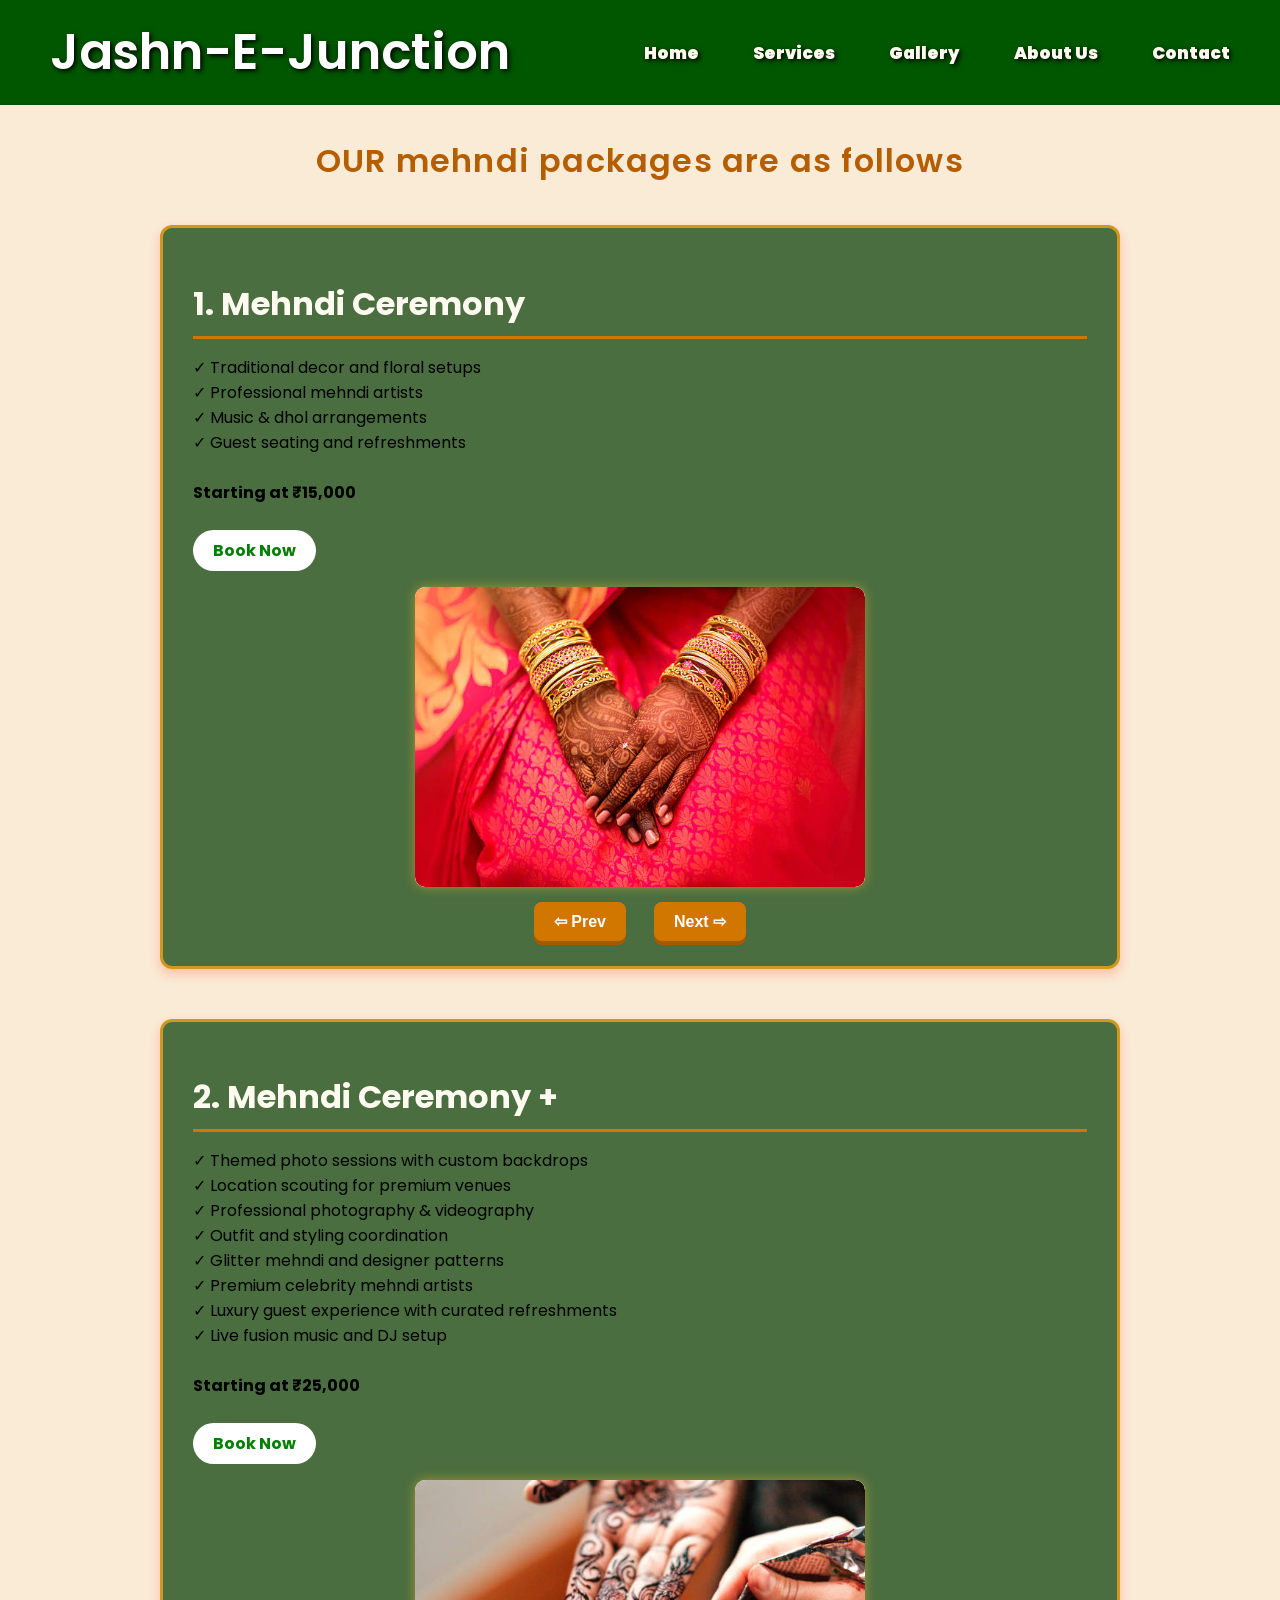
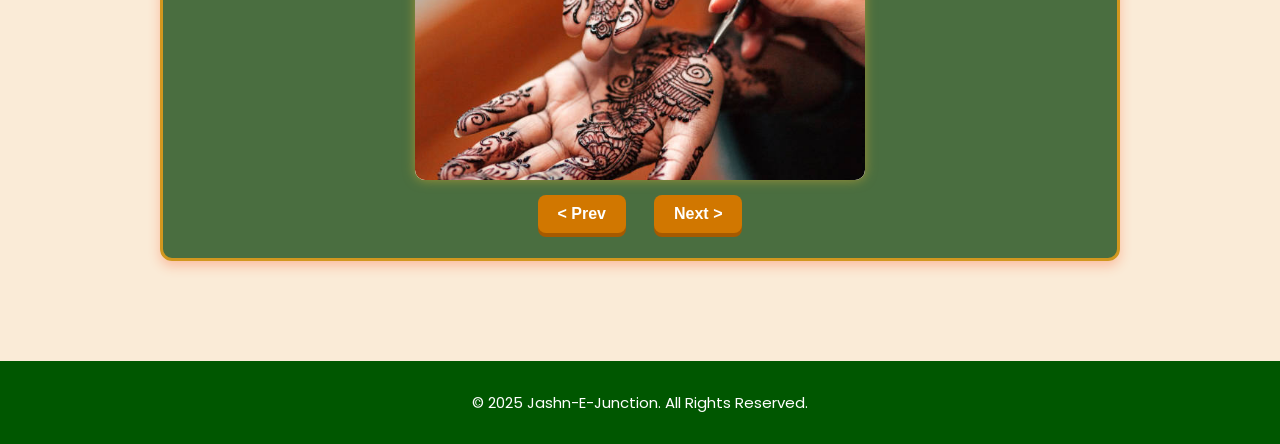
<file: mehndi.html>
<!DOCTYPE html>
<html lang="en">
<head>
  <meta charset="UTF-8" />
  <meta name="viewport" content="width=device-width, initial-scale=1" />
  <title>Jashn-E-Junction | Indian Event Management</title>
  <script src="myjs.js"></script>
   <link rel="stylesheet" type="text/css" href="pakages.css">
</head>
<body>

<header>
  <h1>Jashn-E-Junction</h1>
  <nav>
    <a href="index.html">Home</a>
    <a href="services.html">Services</a>
    <a href="gallery.html">Gallery</a>
    <a href="about.html">About Us</a>
    <a href="contact.html">Contact</a>
  </nav>
</header>

<!-- ✨ NEW CAROUSEL PACKAGE SECTION -->
<section id="detail">
  <h3 style="text-align:center; font-size: 2rem; color: #b55e00;">OUR mehndi packages are as follows</h3>

  <div class="carousel-section">

    <div class="package">
      <h2>1. Mehndi Ceremony</h2>
      <p class="feature-desc">
      ✓ Traditional decor and floral setups<br>
      ✓ Professional mehndi artists<br>
      ✓ Music & dhol arrangements<br>
      ✓ Guest seating and refreshments<br><br>
      <b>Starting at ₹15,000</b><br><br>
      <a onclick="javascript:pay(15000)">Book Now</a>
      
    </p>
      <div class="carousel" id="carousel-haldi">
        <img src="Mehandi\img (1).jpg" class="active" />
        <img src="Mehandi\img (2).jpg" />
        <img src="Mehandi\img (3).jpg" />
        <img src="Mehandi\img (4).jpg" />
        <img src="Mehandi\img (5).jpg" />
        <img src="Mehandi\img (6).jpg" />
        <img src="Mehandi\img (7).jpg" />
        <img src="Mehandi\img (8).jpg" />
        <img src="Mehandi\img (9).jpg" />
        <img src="Mehandi\img (10).jpg" />

        
      </div>
      <div class="btn-group">                                 
        <button onclick="changeImage('haldi', -1)">&#8678; Prev</button>
        <button onclick="changeImage('haldi', 1)">Next &#8680;</button>
        
      </div>
    </div>

    <div class="package">
      <h2>2. Mehndi Ceremony +</h2>
      <p class="feature-desc">
      ✓ Themed photo sessions with custom backdrops<br>
      ✓ Location scouting for premium venues<br>
      ✓ Professional photography & videography<br>
      ✓ Outfit and styling coordination<br>
      ✓ Glitter mehndi and designer patterns<br>
      ✓ Premium celebrity mehndi artists<br>
      ✓ Luxury guest experience with curated refreshments<br>
      ✓ Live fusion music and DJ setup<br><br>
      <b>Starting at ₹25,000</b><br><br>
      <a onclick="javascript:pay(25000)">Book Now</a>
    </p>
      <div class="carousel" id="carousel-haldi-plus">
         <img src="Mehandi\img (11).jpg" class="active" />
        <img src="Mehandi\img (12).jpg" />
        <img src="Mehandi\img (13).jpg" />
        <img src="Mehandi\img (14).jpg" />
        <img src="Mehandi\img (15).jpg" />
        <img src="Mehandi\img (16).jpg" />
        <img src="Mehandi\img (17).jpg" />
        <img src="Mehandi\img (18).jpg" />
        <img src="Mehandi\img (19).jpg" />
        <img src="Mehandi\img (20).jpg" />
      </div>
      <div class="btn-group">
        <button onclick="changeImage('haldi-plus', -1)">< Prev</button>
        <button onclick="changeImage('haldi-plus', 1)">Next ></button>
      </div>
    </div>

  </div>
</section>


<footer>
  <p>&copy; 2025 Jashn-E-Junction. All Rights Reserved.</p>
</footer>


</body>
</html>
</file>
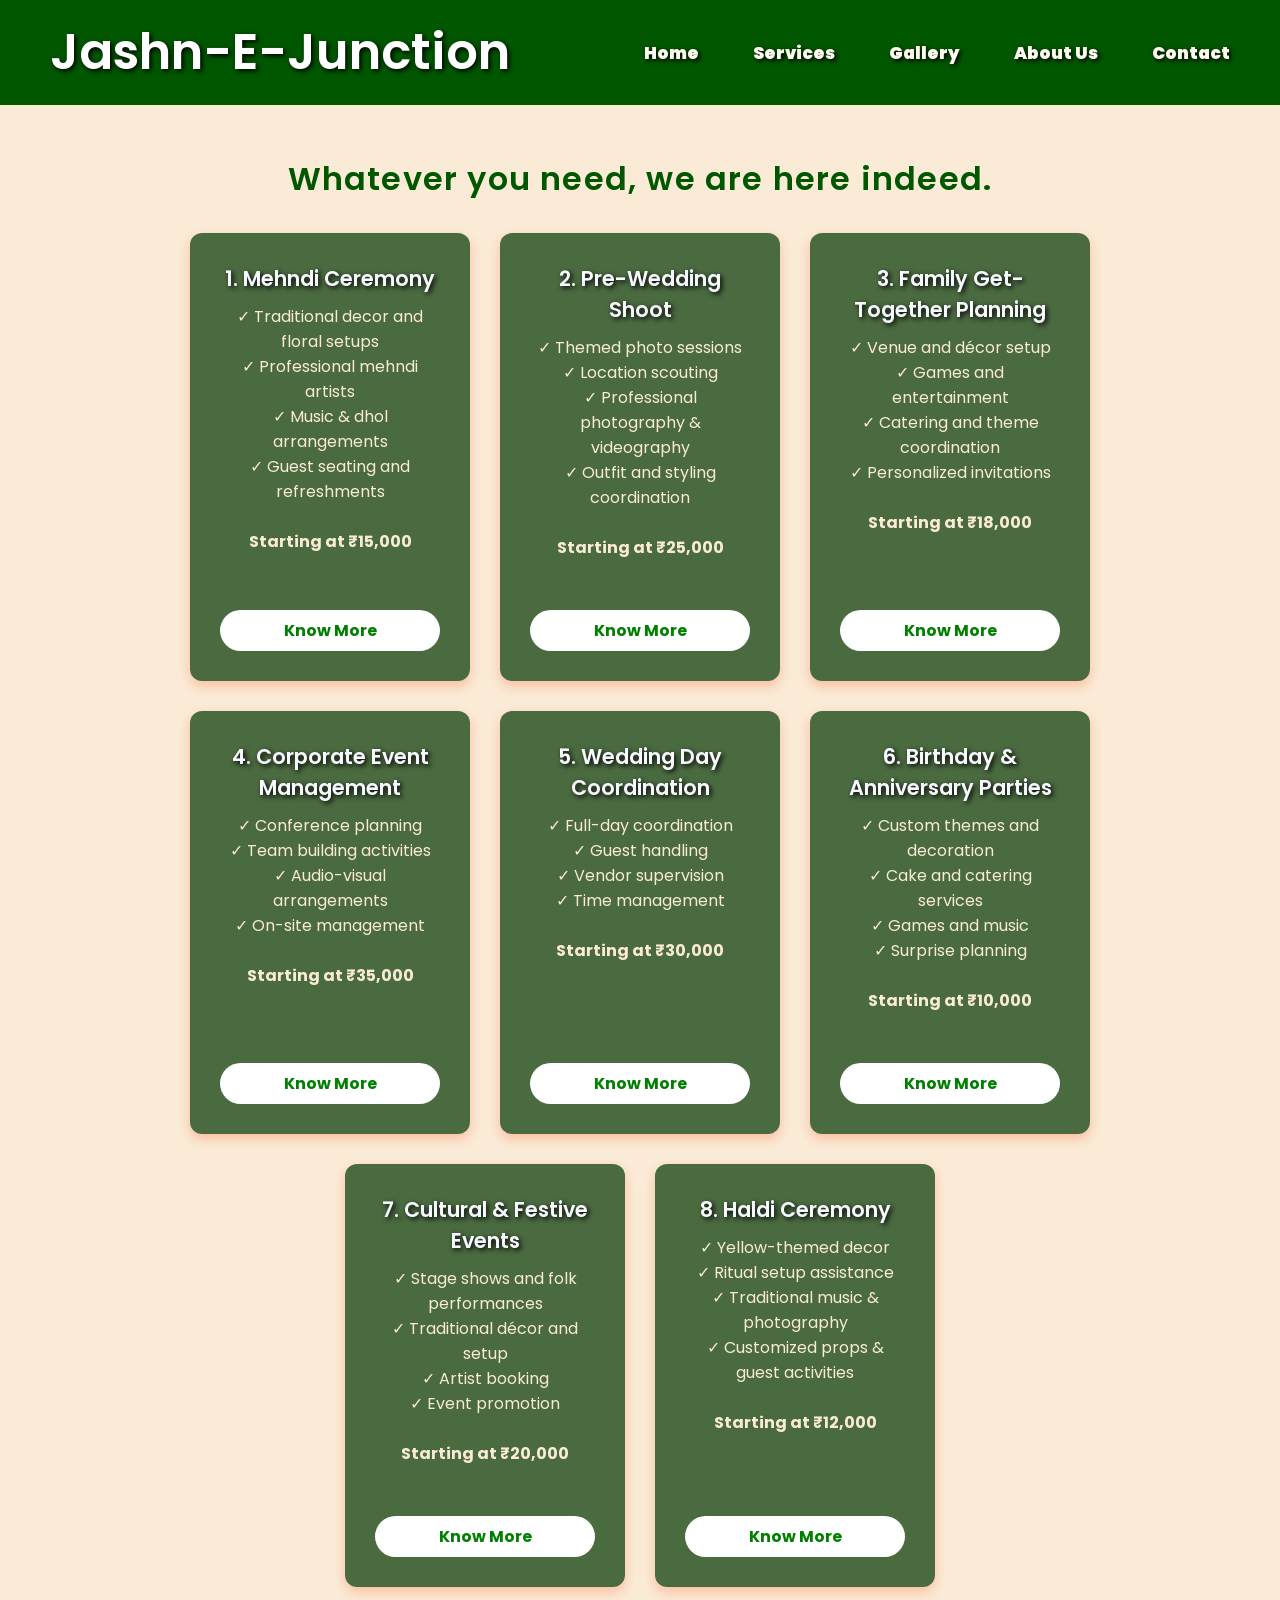
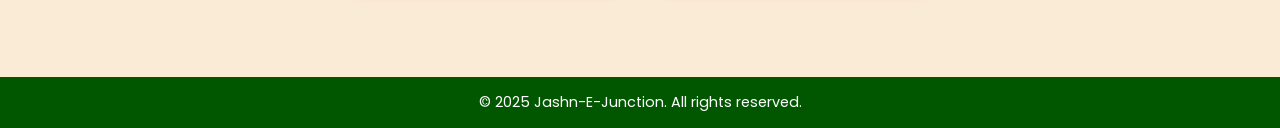
<file: services.html>
<!DOCTYPE html>
<html lang="en">
<head>
<meta charset="UTF-8" />
<meta name="viewport" content="width=device-width, initial-scale=1" />
<title>Jashn-E-Junction | Indian Event Management</title>
<link rel="stylesheet" type="text/css" href="main.css">
</head>

<body>
<header>                                                                                                            
  <h1>Jashn-E-Junction</h1>
  <nav>
    <a href="index.html">Home</a>
    <a href="services.html">Services</a>
    <a href="gallery.html">Gallery</a>
    <a href="about.html">About Us</a>
    <a href="contact.html">Contact</a>
  </nav>
</header>


<section class="content-section" aria-label="Why Choose Jashn-e-Junction">
  <h3>Whatever you need, we are here indeed.</h3>
  <div class="features" role="list">

    <article class="feature-card" role="listitem" tabindex="0">
      <h4 class="feature-title">1. Mehndi Ceremony </h4>
      <p class="feature-desc">
        ✓ Traditional decor and floral setups<br>
        ✓ Professional mehndi artists<br>
        ✓ Music & dhol arrangements<br>
        ✓ Guest seating and refreshments<br><br>
        <b>Starting at ₹15,000</b><br><br>
        <a href="mehndi.html">Know More</a>
      </p>
    </article>

   
    <article class="feature-card" role="listitem" tabindex="0">
      <h4 class="feature-title">2. Pre-Wedding Shoot </h4>
      <p class="feature-desc">
        ✓ Themed photo sessions<br>
        ✓ Location scouting<br>
        ✓ Professional photography & videography<br>
        ✓ Outfit and styling coordination<br><br>
        <b>Starting at ₹25,000</b><br><br>
        <a href="shoot.html">Know More</a>
      </p>
    </article>

    <article class="feature-card" role="listitem" tabindex="0">
      <h4 class="feature-title">3. Family Get-Together Planning</h4>
      <p class="feature-desc">
        ✓ Venue and décor setup<br>
        ✓ Games and entertainment<br>
        ✓ Catering and theme coordination<br>
        ✓ Personalized invitations<br><br>
        <b>Starting at ₹18,000</b><br><br>
        <a href="gettogether.html">Know More</a>
      </p>
    </article>

    <article class="feature-card" role="listitem" tabindex="0">
      <h4 class="feature-title">4. Corporate Event Management</h4>
      <p class="feature-desc">
        ✓ Conference planning<br>
        ✓ Team building activities<br>
        ✓ Audio-visual arrangements<br>
        ✓ On-site management<br><br>
        <b>Starting at ₹35,000</b><br><br>
        <a href="corporate.html">Know More</a>
      </p>
    </article>

    <article class="feature-card" role="listitem" tabindex="0">
      <h4 class="feature-title">5. Wedding Day Coordination</h4>
      <p class="feature-desc">
        ✓ Full-day coordination<br>
        ✓ Guest handling<br>
        ✓ Vendor supervision<br>
        ✓ Time management<br><br>
        <b>Starting at ₹30,000</b><br><br>
        <a href="wedding.html">Know More</a>
      </p>
    </article>

    <article class="feature-card" role="listitem" tabindex="0">
      <h4 class="feature-title">6. Birthday & Anniversary Parties</h4>
      <p class="feature-desc">
        ✓ Custom themes and decoration<br>
        ✓ Cake and catering services<br>
        ✓ Games and music<br>
        ✓ Surprise planning<br><br>
        <b>Starting at ₹10,000</b><br><br>
        <a href="birthday.html">Know More</a>
      </p>
    </article>

    <article class="feature-card" role="listitem" tabindex="0">
      <h4 class="feature-title">7. Cultural & Festive Events</h4>
      <p class="feature-desc">
        ✓ Stage shows and folk performances<br>
        ✓ Traditional décor and setup<br>
        ✓ Artist booking<br>
        ✓ Event promotion<br><br>
        <b>Starting at ₹20,000</b><br><br>
        <a href="cultural.html">Know More</a>
      </p>
    </article>
     <article class="feature-card" role="listitem" tabindex="0">
      <h4 class="feature-title">8. Haldi Ceremony </h4>
      <p class="feature-desc">
        ✓ Yellow-themed decor<br>
        ✓ Ritual setup assistance<br>
        ✓ Traditional music & photography<br>
        ✓ Customized props & guest activities<br><br>
        <b>Starting at ₹12,000</b><br><br>
        <a href="haldi.html">Know More</a>
      </p>
    </article>


  </div>
</section>


<footer>
  &copy; 2025 Jashn-E-Junction. All rights reserved.
</footer>
</body>
</html>
</content>
</create_file>
</file>
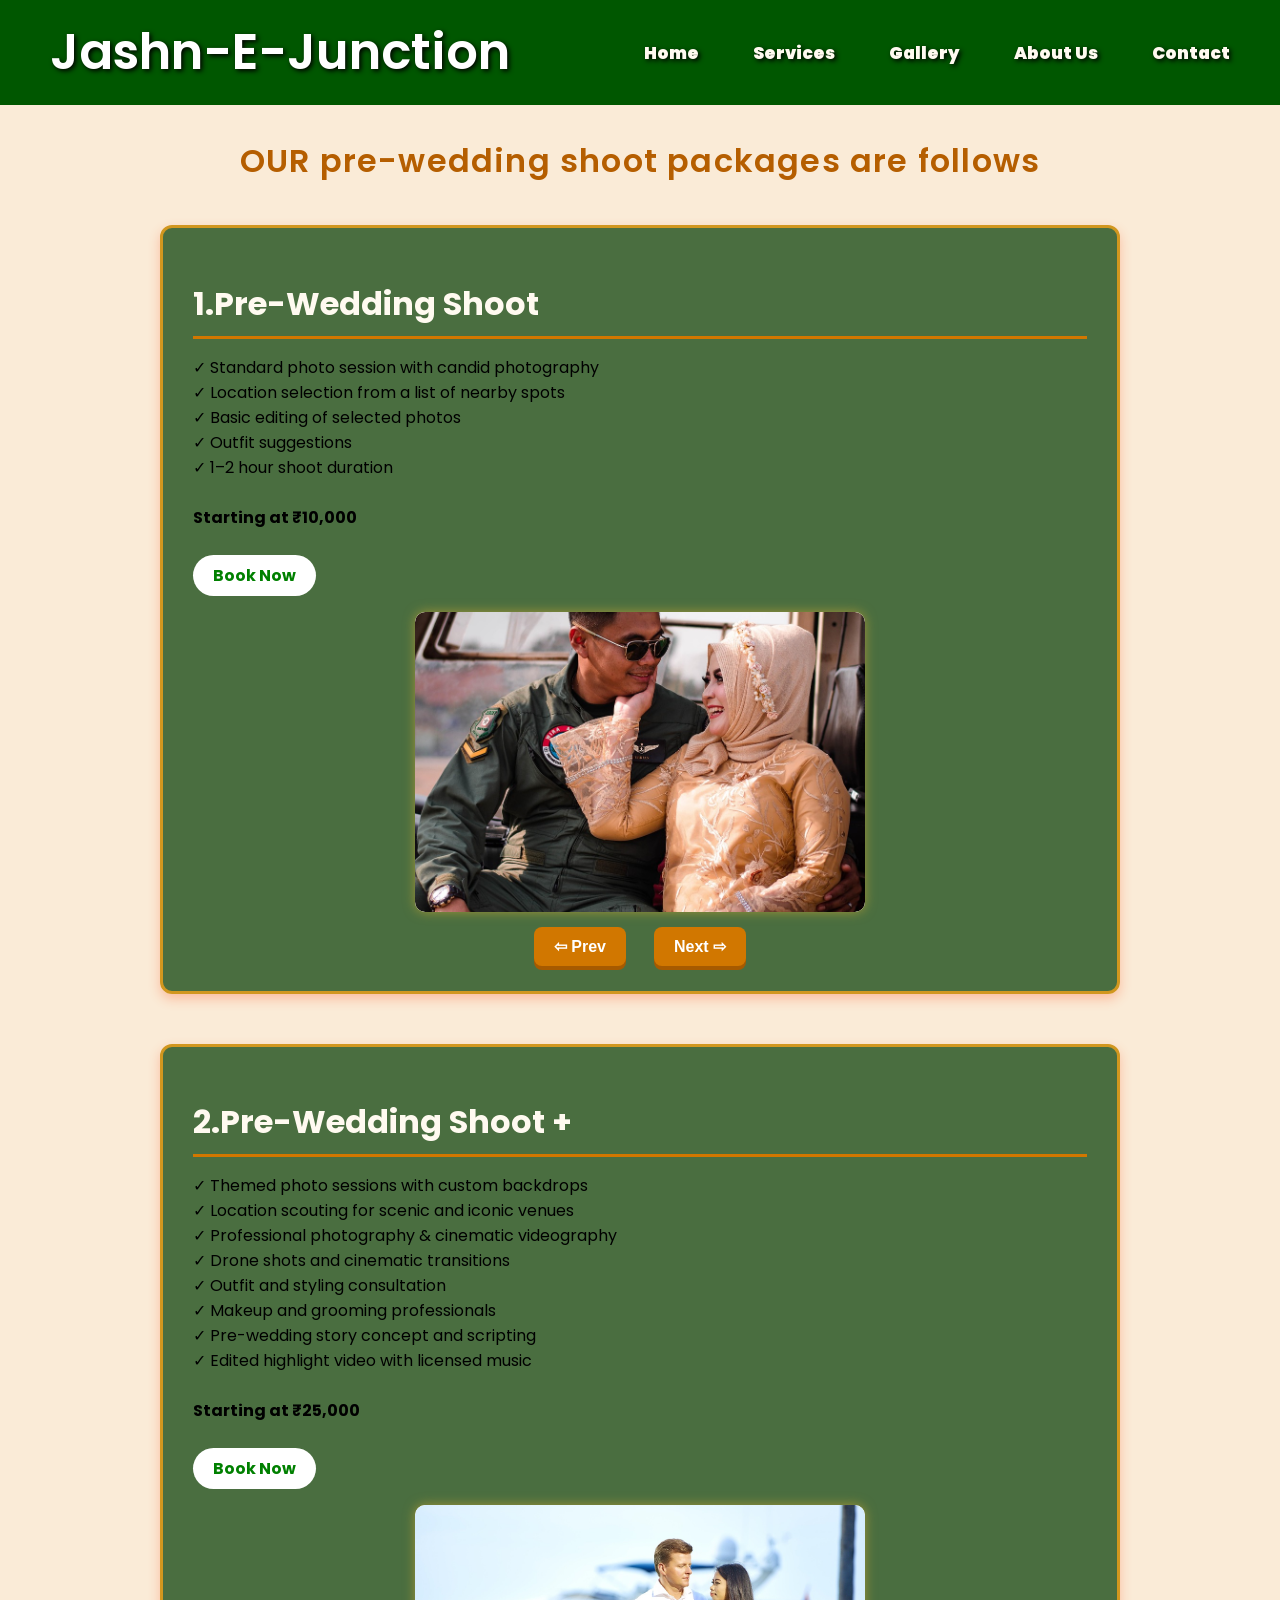
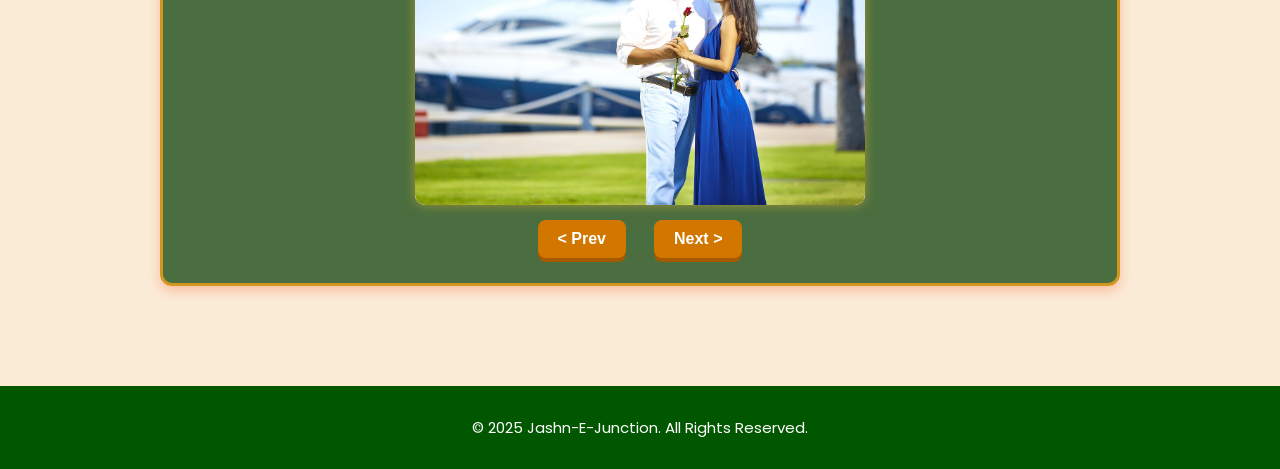
<file: shoot.html>
<!DOCTYPE html>
<html lang="en">
<head>
  <meta charset="UTF-8" />
  <meta name="viewport" content="width=device-width, initial-scale=1" />
  <title>Jashn-E-Junction | Indian Event Management</title>
  <script src="myjs.js"></script>
   <link rel="stylesheet" type="text/css" href="pakages.css">
</head>
<body>

<header>
  <h1>Jashn-E-Junction</h1>
  <nav>
    <a href="index.html">Home</a>
    <a href="services.html">Services</a>
    <a href="gallery.html">Gallery</a>
    <a href="about.html">About Us</a>
    <a href="contact.html">Contact</a>
  </nav>
</header>

<section id="detail">
  <h3 style="text-align:center; font-size: 2rem; color: #b55e00;">OUR pre-wedding shoot packages are follows</h3>

  <div class="carousel-section">

    <div class="package">
      <h2>1.Pre-Wedding Shoot</h2>
      <p class="feature-desc">
      ✓ Standard photo session with candid photography<br>
      ✓ Location selection from a list of nearby spots<br>
      ✓ Basic editing of selected photos<br>
      ✓ Outfit suggestions<br>
      ✓ 1–2 hour shoot duration<br><br>
      <b>Starting at ₹10,000</b><br><br>
      <a onclick="javascript:pay(10000)">Book Now</a>
      
    </p>
      <div class="carousel" id="carousel-haldi">
        <img src="SHOOT\img (1).jpg" class="active" />
        <img src="SHOOT\img (2).jpg" />
        <img src="SHOOT\img (3).jpg" />
        <img src="SHOOT\img (4).jpg" />   
        <img src="SHOOT\img (5).jpg" />
        <img src="SHOOT\img (6).jpg" />
        <img src="SHOOT\img (7).jpg" />
        <img src="SHOOT\img (8).jpg" />
         <img src="SHOOT\img (9).jpg" />
         <img src="SHOOT\img (10).jpg" />
      </div>
      
      <div class="btn-group">                                 
        <button onclick="changeImage('haldi', -1)">&#8678; Prev</button>
        <button onclick="changeImage('haldi', 1)">Next &#8680;</button>
        
      </div>
    </div>

    <div class="package">
      <h2>2.Pre-Wedding Shoot +</h2>
      <p class="feature-desc">
      ✓ Themed photo sessions with custom backdrops<br>
      ✓ Location scouting for scenic and iconic venues<br>
      ✓ Professional photography & cinematic videography<br>
      ✓ Drone shots and cinematic transitions<br>
      ✓ Outfit and styling consultation<br>
      ✓ Makeup and grooming professionals<br>
      ✓ Pre-wedding story concept and scripting<br>
      ✓ Edited highlight video with licensed music<br><br>
      <b>Starting at ₹25,000</b><br><br>
      <a onclick="javascript:pay(25000)">Book Now</a>
    </p>
      <div class="carousel" id="carousel-haldi-plus">
        <img src="SHOOT\img (11).jpg" class="active" />
        <img src="SHOOT\img (12).jpg" />
        <img src="SHOOT\img (13).jpg" />
        <img src="SHOOT\img (14).jpg" />
        <img src="SHOOT\img (15).jpg" />
        <img src="SHOOT\img (16).jpg" />
        <img src="SHOOT\img (17).jpg" />
        <img src="SHOOT\img (18).jpg" />
        <img src="SHOOT\img (19).jpg" />
        <img src="SHOOT\img (20).jpg" />
    </div>    
      <div class="btn-group">
        <button onclick="changeImage('haldi-plus', -1)">< Prev</button>
        <button onclick="changeImage('haldi-plus', 1)">Next ></button>
      </div>
    
</section>
<footer>
  <p>&copy; 2025 Jashn-E-Junction. All Rights Reserved.</p>
</footer>
</body>
</html>
</file>
<file: home_style.css>
@import url('https://fonts.googleapis.com/css2?family=Poppins:wght@300;600&display=swap');
  * {box-sizing: border-box;}
  
  body {margin: 0;font-family: 'Poppins', sans-serif;background: antiquewhite;}
  
  header {background:rgba(0,87,0,2);
    padding: 15px 50px;
    color: white;
    display: flex;
    justify-content: space-between;
    align-items: center;
    flex-wrap:wrap;}
  
  header h1 {margin: 0;
    font-weight: 600;
    font-size: 50px;
  text-shadow: 2px 2px 5px rgba(2, 0, 0, 1.0);}
  
  nav a {
    color: floralwhite;
    text-decoration: none;
    margin-left: 50px;
    font-weight: 1000;
    font-size: 17px;
    transition: color 0.3s ease;
    text-shadow: 2px 2px 5px rgba(0, 0, 0, 1.0);
  }
  nav a:hover {
    color: lawngreen;
  }
  .hero {
    background: linear-gradient(rgba(0,87,0,0.6), rgba(0,52,0,0.9)), no-repeat center/cover;
    height: 75vh;
    display: flex;
    align-items: center;
    justify-content: center;
    color: white;
    text-align: center;
    padding: 0 20px;
  }
  .hero h2 {
    font-size: 3rem;
    text-shadow: 2px 2px 5px rgba(0,0,0,0.6);
    margin-bottom: 15px;
  }
  .hero p {
    font-size: 1.4rem;
    max-width: 600px;
    margin: 0 auto;
    text-shadow: 1px 1px 3px rgba(0,0,0,0.5);
  }
  .content-section {
    max-width: 1200px;
    margin: 50px auto;
    padding: 0 20px;

  }
  h3 {
    text-align: center;
    font-weight: 600;
    color: rgba(0,87,0,2);
    font-size: 2rem;
    margin-bottom: 30px;
    letter-spacing: 1.2px;
  }
  .features {
    display: flex;
    flex-wrap: wrap;
    justify-content: center;
    gap: 30px;
  }
  .feature-card {
    background: rgba(0,52,1,.7);
    border-radius: 12px;
    padding: 30px;
    width: 280px;
    box-shadow: 0 5px 12px rgba(255,87,34,0.3);
    text-align: left;
    transition: transform 0.3s ease;
  }
  .feature-card:hover {
    transform: translateY(-10px);
    box-shadow: 0 8px 20px rgba(255,87,34,0.5);
  }
  .feature-icon {
    font-size: 50px;
    color: #fb8c00;
    margin-bottom: 15px;
  }
  .feature-title {text-shadow: 2px 2px 5px rgba(0, 0, 0, 1.0);
    font-size: 1.3rem;
    font-weight: 600;
    margin-bottom: 10px;
    color: ghostwhite;
  }
  .feature-desc {
    font-size:15px;
    color:antiquewhite;
  }
  footer {
    background:rgba(0,87,0,2); 
    color: white;
    text-align: center;
    padding: 15px 20px;
    font-size: 15px;
    margin-top: 100px;
  }

.sb
    {
      border: solid green 2px;
      border-radius: 25%;
      position: fixed;
      right: 0px;
      top: 0px;
      z-index: 1;
    }
</file>
<file: pakages.css>
@import url('https://fonts.googleapis.com/css2?family=Poppins:wght@300;600&display=swap');
    * {box-sizing: border-box;}

    body {
      margin: 0;
      font-family: 'Poppins', sans-serif;
      background: antiquewhite;
    }

    header {
      background: rgba(0,87,0,2);
      padding: 15px 50px;
      color: white;
      display: flex;
      justify-content: space-between;
      align-items: center;
      flex-wrap: wrap;
    }

    header h1 {
      margin: 0;
      font-weight: 600;
      font-size: 50px;
      text-shadow: 2px 2px 5px rgba(2, 0, 0, 1.0);
    }

    nav a {
      color: floralwhite;
      text-decoration: none;
      margin-left: 50px;
      font-weight: 1000;
      font-size: 17px;
      transition: color 0.3s ease;
      text-shadow: 2px 2px 5px rgba(0, 0, 0, 1.0);
    }

    nav a:hover {
      color: lawngreen;
    }

    h3 {
      text-align: center;
      font-weight: 600;
      color: rgba(0,87,0,2);
      font-size: 2rem;
      margin-bottom: 30px;
      letter-spacing: 1.2px;
    }

   
    .carousel-section {
      max-width: 1000px;
      margin: 40px auto 80px;
      padding: 0 20px;
    }

    .package {
      background: rgba(0, 57, 0, .7);
      border-radius: 12px;
      box-shadow:  0 5px 12px rgba(255,87,34,0.3);
      margin-bottom: 50px;
      padding: 25px 30px;
      border: 3px solid #d1971f;
    }

    .package h2 {
      margin-bottom: 15px;
      font-weight: 700;
      font-size: 2rem;
      border-bottom: 3px solid #d17700;
      padding-bottom: 8px;
      color: floralwhite;
    }

    .description {
      font-size: 1.1rem;
      line-height: 1.6;
      margin-bottom: 22px;
      color: #6c5a16;
    }

    .carousel {
      position: relative;
      width: 100%;
      max-width: 450px;
      height: 300px;
      margin: 0 auto;
      overflow: hidden;
      border-radius: 10px;
      background: #fef9e7;
      box-shadow: 0 0 12px #caa732aa;
    }

    .carousel img {
      width: 100%;
      height: 300px;
      object-fit: cover;
      display: none;
      border-radius: 10px;
    }

    .carousel img.active {
      display: block;
    }

    .btn-group {
      margin-top: 15px;
      text-align: center;
    }

    .btn-group button {
      background-color: #d17700;
      border: none;
      color: white;
      padding: 10px 20px;
      margin: 0 12px;
      font-size: 1rem;
      font-weight: 600;
      border-radius: 8px;
      cursor: pointer;
      box-shadow: 0 4px 0 #a65a00;
      transition: background-color 0.25s ease;
    }

    .btn-group button:hover {
      background-color: #b45c00;
    }

    .book-btn {
      display: inline-block;
      padding: 10px 25px;
      background-color: green;
      color: white;
      text-decoration: none;
      font-weight: 600;
      border-radius: 30px;
      margin-top: 15px;
      transition: background-color 0.3s;
    }

    .book-btn:hover {
      background-color: darkgreen;
    }

    /* Payment form */
    .container {
      display: flex;
      justify-content: center;
      align-items: center;
      min-height: 100vh;
      background: #1f242d;
      padding: 25px;
    }

    .container form {
      width: 700px;
      padding: 40px;
      background: #fff;
      border-radius: 10px;
    }

    form .row {
      display: flex;
      gap: 15px;
      flex-wrap: wrap;
    }

    .row .column {
      flex: 1 1 250px;
    }

    .column .title {
      font-size: 20px;
      color: #333;
      text-transform: uppercase;
      margin-bottom: 5px;
    }

    .column .input-box {
      margin: 15px 0;
    }

    .input-box span {
      display: block;
      margin-bottom: 10px;
    }

    .input-box input,
    .input-box select {
      width: 100%;
      padding: 10px 15px;
      border: 1px solid #ccc;
      border-radius: 6px;
      font-size: 15px;
    }

    .column .flex {
      display: flex;
      gap: 15px;
    }

    .flex .input-box {
      margin-top: 5px;
    }

    .input-box img {
      height: 34px;
      margin-top: 5px;
      filter: drop-shadow(0 0 1px #000);
    }

    form .btn {
      width: 100%;
      padding: 12px;
      background: #8175d3;
      border: none;
      outline: none;
      border-radius: 6px;
      font-size: 17px;
      color: #fff;
      margin-top: 5px;
      cursor: pointer;
      transition: .5s;
    }

    form .btn:hover {
      background: #6a5acd;
    }

    .hidden {
      display: none;
    }

    .cod-message {
      background-color: #f4f4f4;
      padding: 10px;
      border-left: 4px solid #6a5acd;
      font-size: 15px;
      margin-top: 15px;
      border-radius: 5px;
      color: #333;
    }

    #payment {
      display: none;
    }
    nav a {
    color: floralwhite;
    text-decoration: none;
    margin-left: 50px;
    font-weight: 1000;
    font-size: 17px;
    transition: color 0.3s ease;
    text-shadow: 2px 2px 5px rgba(0, 0, 0, 1.0);
  }
  nav a:hover {
    color: lawngreen;
  }


    footer {
      background: rgba(0,87,0,2);
      color: white;
      text-align: center;
      padding: 15px 20px;
      font-size: 15px;
      margin-top: 100px;
    }
    .feature-desc a {
  display: inline-block;
  padding: 8px 20px;
  background-color: white;
  color: green;
  border: none;
  border-radius: 25px;
  text-decoration: none;
  font-weight: bold;
  transition: background-color 0.3s ease, color 0.3s ease;
  margin-top: auto; 
}

.feature-desc a:hover {
  background-color: green;
  color: white;
}
</file>
<file: main.css>
@import url('https://fonts.googleapis.com/css2?family=Poppins:wght@300;600&display=swap');

* {
  box-sizing: border-box;
  margin: 0;
  padding: 0;
}

body {
  font-family: 'Poppins', sans-serif;
  background: antiquewhite;
}

/* Header */
header {
  background: rgba(0,87,0,2);
  padding: 15px 50px;
  color: white;
  display: flex;
  justify-content: space-between;
  align-items: center;
  flex-wrap: wrap;
}

header h1 {
  margin: 0;
  font-weight: 600;
  font-size: 50px;
  text-shadow: 2px 2px 5px rgba(2, 0, 0, 1.0);
}

/* Navigation */
nav a {
  color: floralwhite;
  text-decoration: none;
  margin-left: 50px;
  font-weight: 1000;
  font-size: 17px;
  transition: color 0.3s ease;
  text-shadow: 2px 2px 5px rgba(0, 0, 0, 1.0);
}

nav a:hover {
  color: lawngreen;
}

/* Hero Section */
.hero {
  background: linear-gradient(rgba(0,87,0,0.6), rgba(0,52,0,0.9)), no-repeat center/cover;
  height: 75vh;
  display: flex;
  align-items: center;
  justify-content: center;
  color: white;
  text-align: center;
  padding: 0 20px;
}

.hero h2 {
  font-size: 3rem;
  text-shadow: 2px 2px 5px rgba(0,0,0,0.6);
  margin-bottom: 15px;
}

.hero p {
  font-size: 1.4rem;
  max-width: 600px;
  margin: 0 auto;
  text-shadow: 1px 1px 3px rgba(0,0,0,0.5);
}

/* General Content Section */
.content-section, main {
  max-width: 1200px;
  margin: 50px auto;
  padding: 0 20px 40px 20px;
}

/* Headings */
h2 {
  font-size: 45px;
  color: rgba(0,87,0,2);
  text-align: center;
  margin-bottom: 40px;
  letter-spacing: 1.2px;
  font-weight: 600;
}

h3 {
  text-align: center;
  font-weight: 600;
  color: rgba(0,87,0,2);
  font-size: 2rem;
  margin-bottom: 30px;
  letter-spacing: 1.2px;
}

/* Feature Cards */
.features {
  display: flex;
  flex-wrap: wrap;
  justify-content: center;
  gap: 30px;
}

.feature-card {
  background: rgba(0,52,1,.7);
  border-radius: 12px;
  padding: 30px;
  width: 280px;
  box-shadow: 0 5px 12px rgba(255,87,34,0.3);
  text-align: center;
  transition: transform 0.3s ease;
  display: flex;
  flex-direction: column;
}

.feature-card:hover {
  transform: translateY(-10px);
  box-shadow: 0 8px 20px rgba(255,87,34,0.5);
}

.feature-title {
  font-size: 1.3rem;
  font-weight: 600;
  margin-bottom: 10px;
  color: ghostwhite;
  text-shadow: 2px 2px 5px rgba(0, 0, 0, 1.0);
}

.feature-desc {
  font-size: 1rem;
  color: antiquewhite;
  flex: 1;
  display: flex;
  flex-direction: column;
}

.feature-desc a {
  display: inline-block;
  padding: 8px 20px;
  background-color: white;
  color: green;
  border: none;
  border-radius: 25px;
  text-decoration: none;
  font-weight: bold;
  transition: background-color 0.3s ease, color 0.3s ease;
  margin-top: auto;
}

.feature-desc a:hover {
  background-color: green;
  color: white;
}

/* Footer */
footer {
  background: rgba(0,87,0,2);
  color: white;
  text-align: center;
  padding: 15px 20px;
  font-size: 0.9rem;
  margin-top: 50px;
}

/* Gallery */
.gallery-grid {
  display: grid;
  grid-template-columns: repeat(auto-fit, minmax(250px, 1fr));
  gap: 20px;
}

.gallery-item {
  overflow: hidden;
  border-radius: 15px;
  box-shadow: 0 4px 12px rgba(255,87,34,0.25);
  position: relative;
}

.gallery-item img {
  width: 100%;
  height: 180px;
  object-fit: cover;
  transition: transform 0.4s ease;
  display: block;
}

.gallery-item:hover img,
.gallery-item:focus img {
  transform: scale(1.1);
  outline: none;
}

/* Team Section */
.team-section {
  text-align: center;
}

.team-section h3 {
  font-size: 30px;
  color: rgba(0, 80, 0, 0.9);
  margin-bottom: 25px;
  font-weight: 600;
  text-decoration: underline;
}

.team-cards {
  display: flex;
  justify-content: center;
  gap: 30px;
  flex-wrap: wrap;
}

.team-card {
  background: rgba(0, 52, 1, 0.7);
  border-radius: 15px;
  padding: 20px;
  width: 250px;
  box-shadow: 0 5px 15px rgba(255,87,34,0.35);
  transition: transform 0.3s ease;
}

.team-card:hover {
  transform: translateY(-8px);
  box-shadow: 0 8px 25px rgba(255,87,34,0.55);
}

.team-photo {
  width: 120px;
  height: 120px;
  border-radius: 50%;
  object-fit: cover;
  margin-bottom: 15px;
  border: 3px solid #fb8c00;
}

.team-name {
  font-size: 1.3rem;
  font-weight: 600;
  color: white;
  margin-bottom: 5px;
}

.team-role {
  font-size: 1rem;
  color: white;
}

/* Contact / Form */
form {
  background: floralwhite;
  padding: 30px 35px;
  border-radius: 14px;
  box-shadow: 0 5px 15px rgba(255,87,34,0.35);
}

label {
  font-weight: 600;
  display: block;
  margin-bottom: 8px;
  color: rgba(0,87,0,2);
}

input[type="text"], input[type="email"], textarea {
  width: 100%;
  padding: 12px 15px;
  border: 2px solid rgba(0,87,0,2);
  border-radius: 8px;
  font-size: 1rem;
  margin-bottom: 20px;
  resize: vertical;
  font-family: 'Poppins', sans-serif;
}

input[type="text"]:focus, input[type="email"]:focus, textarea:focus {
  outline: none;
  border-color: rgba(0,87,0,2);
  box-shadow: 0 0 8px rgba(0,87,0,2);
}

textarea {
  min-height: 120px;
}

button {
  background: rgba(0,87,0,2);
  border: none;
  color: white;
  font-weight: 600;
  font-size: 1.2rem;
  padding: 14px 35px;
  border-radius: 12px;
  cursor: pointer;
  transition: background 0.3s ease;
}

button:hover, button:focus {
  background: #e64a19;
  outline: none;
}

.error-message {
  color: rgba(0,87,0,2);
  font-size: 0.9rem;
  margin-top: -15px;
  margin-bottom: 15px;
  display: none;
}

/* Responsive Styles */
@media (max-width: 768px) {
  nav {
    width: 100%;
    margin-top: 10px;
    display: flex;
    justify-content: center;
    flex-wrap: wrap;
  }
  nav a {
    margin: 10px 15px;
    font-size: 1.1rem;
  }
  .team-cards {
    flex-direction: column;
    align-items: center;
  }
  form button {
    width: 100%;
    padding: 14px 0;
  }
}
</file>
